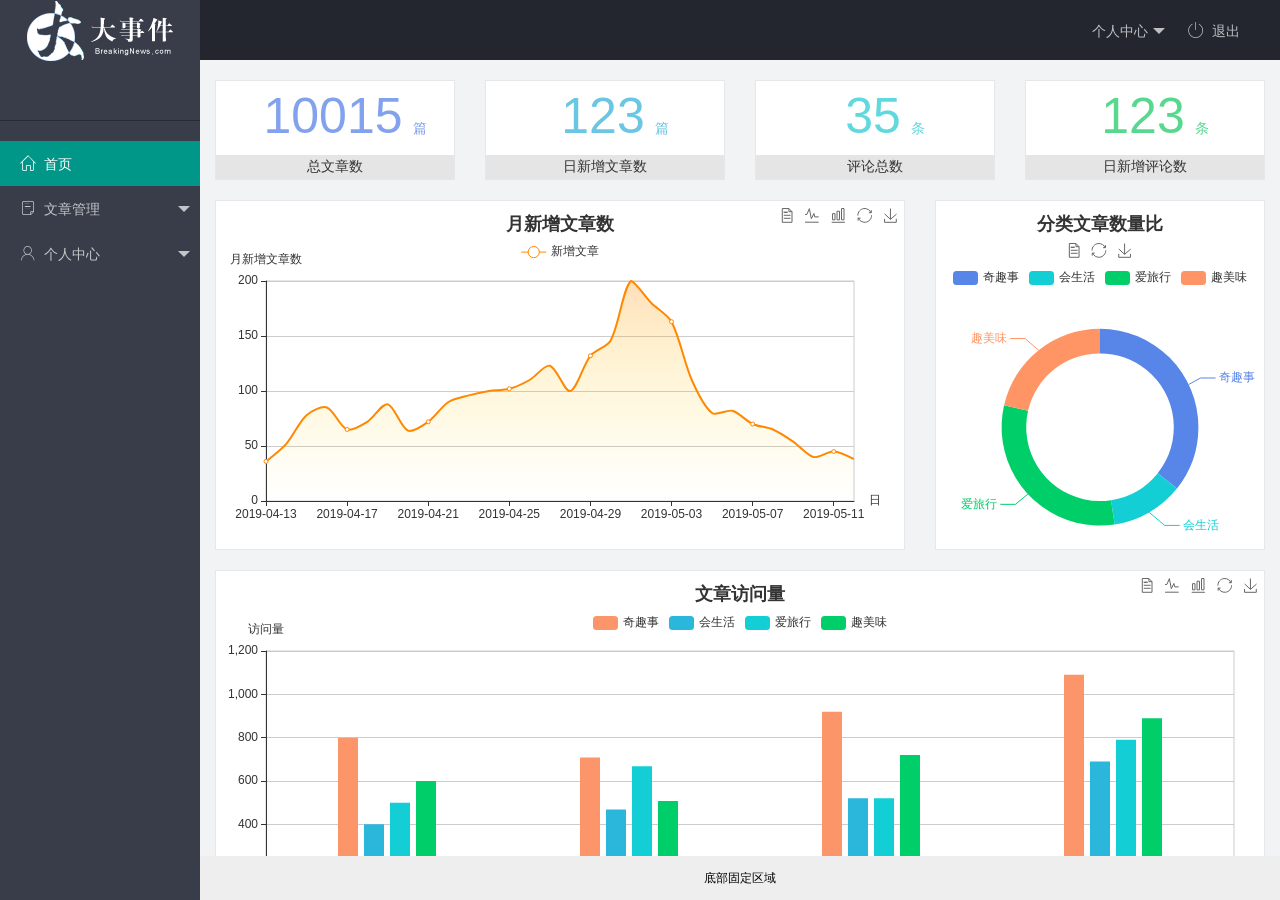
<file: index.html>
<!DOCTYPE html>
<html lang="en">

<head>
  <meta charset="UTF-8">
  <meta name="viewport" content="width=device-width, initial-scale=1.0">
  <title>后台主页</title>
  <link rel="stylesheet" href="/assets/lib/layui/css/layui.css">
  <link rel="stylesheet" href="/assets/fonts/iconfont.css">
  <link rel="stylesheet" href="/assets/css/index.css">
</head>

<body>
  <div class="layui-layout layui-layout-admin">
    <div class="layui-header">
      <div class="layui-logo layui-hide-xs layui-bg-black">
        <img src="/assets/images/logo.png" alt="">
      </div>
      <!-- 头部区域（可配合layui 已有的水平导航） -->
      <ul class="layui-nav layui-layout-right">
        <li class="layui-nav-item layui-hide layui-show-md-inline-block">
          <a href="javascript:;" class="userinfo">
            <img src="/assets/images/sample.jpg" class="layui-nav-img">
            <span class="user-avatar"></span>
            <span>个人中心</span>
          </a>
          <dl class="layui-nav-child">
            <dd><a href="">基本资料</a></dd>
            <dd><a href="">更换头像</a></dd>
            <dd><a href="">重置密码</a></dd>
          </dl>
        </li>
        <li class="layui-nav-item" lay-header-event="menuRight" lay-unselect>
          <a href="javascript:;" id="logoutBtn">
            <span class="iconfont icon-tuichu"></span>退出
          </a>
        </li>
      </ul>
    </div>

    <div class="layui-side layui-bg-black">

      <!-- 左侧导航区域（可配合layui已有的垂直导航） -->
      <div class="layui-side-scroll">
        <div class="userinfo">
          <img src="/assets/images/sample.jpg" class="layui-nav-img">
          <span class="user-avatar"></span>
          <span id="welcome"></span>
        </div>
        <ul class="layui-nav layui-nav-tree" lay-shrink="all">
          <li class="layui-nav-item layui-this"><a href="/home/dashboard.html" target="fm"><span
                class="iconfont icon-home"></span>首页</a></li>
          <li class="layui-nav-item">
            <a class="" href="javascript:;"><span class="iconfont icon-16"></span>文章管理</a>
            <dl class="layui-nav-child">
              <dd><a href="/article/art_cate.html" target="fm"><i class="layui-icon layui-icon-tabs"></i>文章类别</a></dd>
              <dd><a href="/article/art_list.html" target="fm"><i class="layui-icon layui-icon-list"></i>文章列表</a></dd>
              <dd><a href="/article/art_pub.html" target="fm"><i class="layui-icon layui-icon-release"></i>发布文章</a></dd>
            </dl>
          </li>
          <li class="layui-nav-item">
            <a href="javascript:;"><span class="iconfont icon-user"></span>个人中心</a>
            <dl class="layui-nav-child">
              <dd><a href="/user/user_info.html" target="fm"><i class="layui-icon layui-icon-util"></i>基本资料</a></dd>
              <dd><a href="/user/user_avatar.html" target="fm"><i class="layui-icon layui-icon-add-circle"></i>更换头像</a>
              </dd>
              <dd><a href="/user/user_pwd.html" target="fm"><i class="layui-icon layui-icon-password"></i>重置密码</a></dd>
            </dl>
          </li>
        </ul>
      </div>
    </div>

    <div class="layui-body">
      <!-- 内容主体区域 -->
      <iframe name="fm" src="/home/dashboard.html" frameborder="0"></iframe>
    </div>

    <div class="layui-footer">
      <!-- 底部固定区域 -->
      底部固定区域
    </div>
  </div>
  <script src="/assets/lib/layui/layui.all.js"></script>
  <script src="/assets/lib/jquery.js"></script>
  <script src="/assets/js/baseApi.js"></script>
  <script src="/assets/js/index.js"></script>
</body>

</html>
</file>
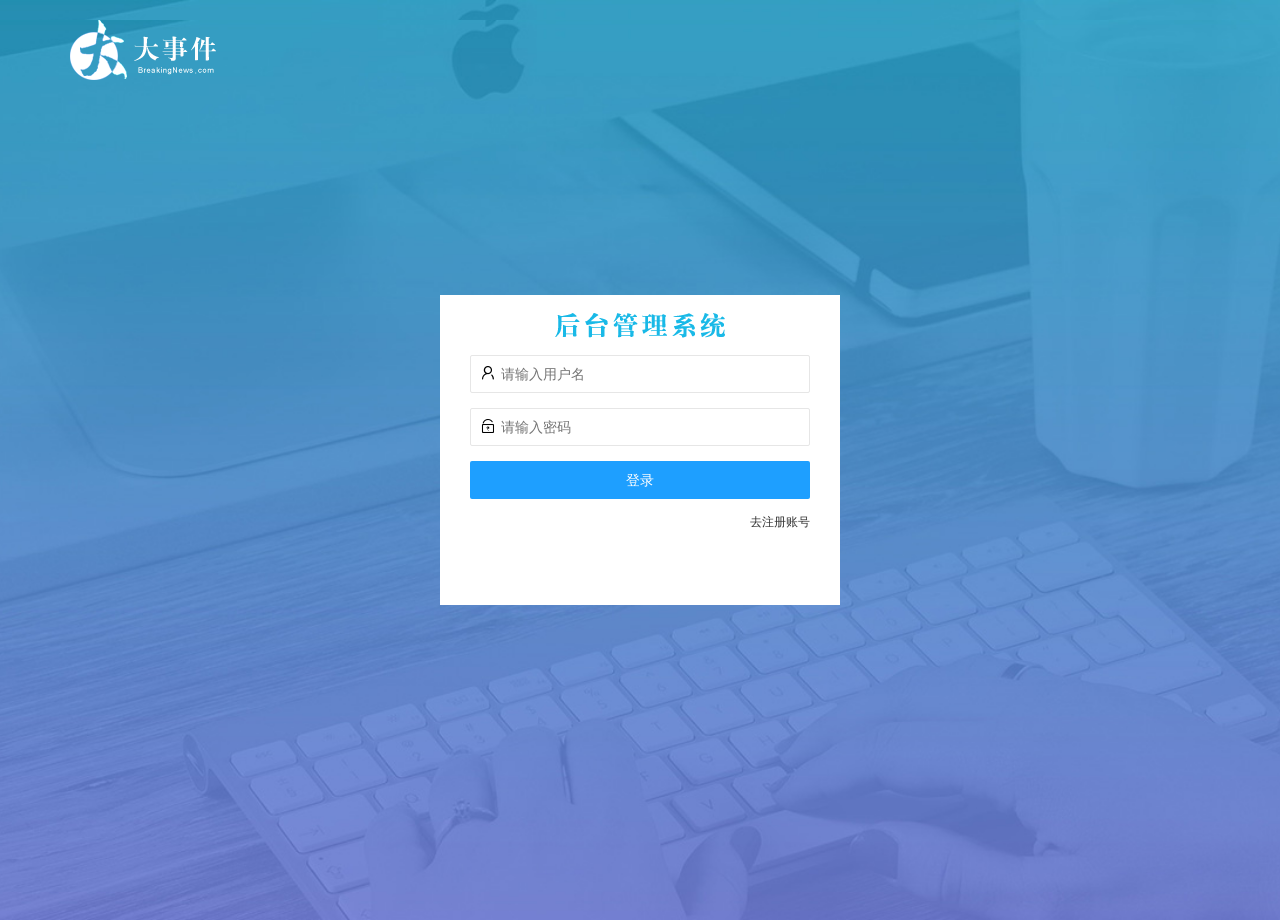
<file: login.html>
<!DOCTYPE html>
<html lang="en">

<head>
  <meta charset="UTF-8">
  <meta name="viewport" content="width=device-width, initial-scale=1.0">
  <title>大事件-登录/注册</title>
  <link rel="stylesheet" href="/assets/lib/layui/css/layui.css">
  <link rel="stylesheet" href="/assets/css/login.css">

</head>

<body>
  <!-- 顶部logo盒子 -->
  <div class="layui-main logo-box">
    <img src="/assets/images/logo.png" alt="">
  </div>
  <!-- 登录与注册盒子 -->
  <div class="login-reg-box">
    <div class="title-box"></div>
    <!-- 登录box -->
    <div class="login-box">
      <form class="layui-form">
        <div class="layui-form-item">
          <i class="layui-icon layui-icon-username"></i>
          <input type="text" name="username" required lay-verify="required" placeholder="请输入用户名" autocomplete="off"
            class="layui-input">
        </div>
        <div class="layui-form-item">
          <i class="layui-icon layui-icon-password"></i>
          <input type="password" name="password" required="" lay-verify="required|pwd" placeholder="请输入密码"
            autocomplete="off" class="layui-input">
        </div>
        <div class="layui-form-item">
          <button type="button" class="layui-btn layui-btn-fluid layui-btn-normal" lay-submit
            lay-filter="loginForm">登录</button>
        </div>
        <div class="layui-form-item links">
          <a href="javascript:;" id="reg">去注册账号</a>
        </div>
      </form>
    </div>
    <!-- 注册box -->
    <div class="reg-box">
      <form class="layui-form">
        <div class="layui-form-item">
          <i class="layui-icon layui-icon-username"></i>
          <input type="text" name="username" required lay-verify="required" placeholder="请输入用户名" autocomplete="off"
            class="layui-input">
        </div>
        <div class="layui-form-item">
          <i class="layui-icon layui-icon-password"></i>
          <input type="password" name="password" required="" lay-verify="required|pwd" placeholder="请输入密码"
            autocomplete="off" class="layui-input">
        </div>
        <div class="layui-form-item">
          <i class="layui-icon layui-icon-password"></i>
          <input type="password" name="repassword" required="" lay-verify="required|pwd|repwd" placeholder="请输入确认密码"
            autocomplete="off" class="layui-input">
        </div>
        <div class="layui-form-item">
          <button type="button" class="layui-btn layui-btn-fluid layui-btn-normal" lay-submit
            lay-filter="regForm">注册</button>
        </div>
        <div class="layui-form-item links">
          <a href="javascript:;" id="login">去登录</a>
        </div>
      </form>
    </div>
  </div>
  <script src="/assets/lib/layui/layui.all.js"></script>
  <script src="/assets/lib/jquery.js"></script>
  <script src="/assets/js/baseApi.js"></script>
  <script src="/assets/js/login.js"></script>
</body>

</html>
</file>
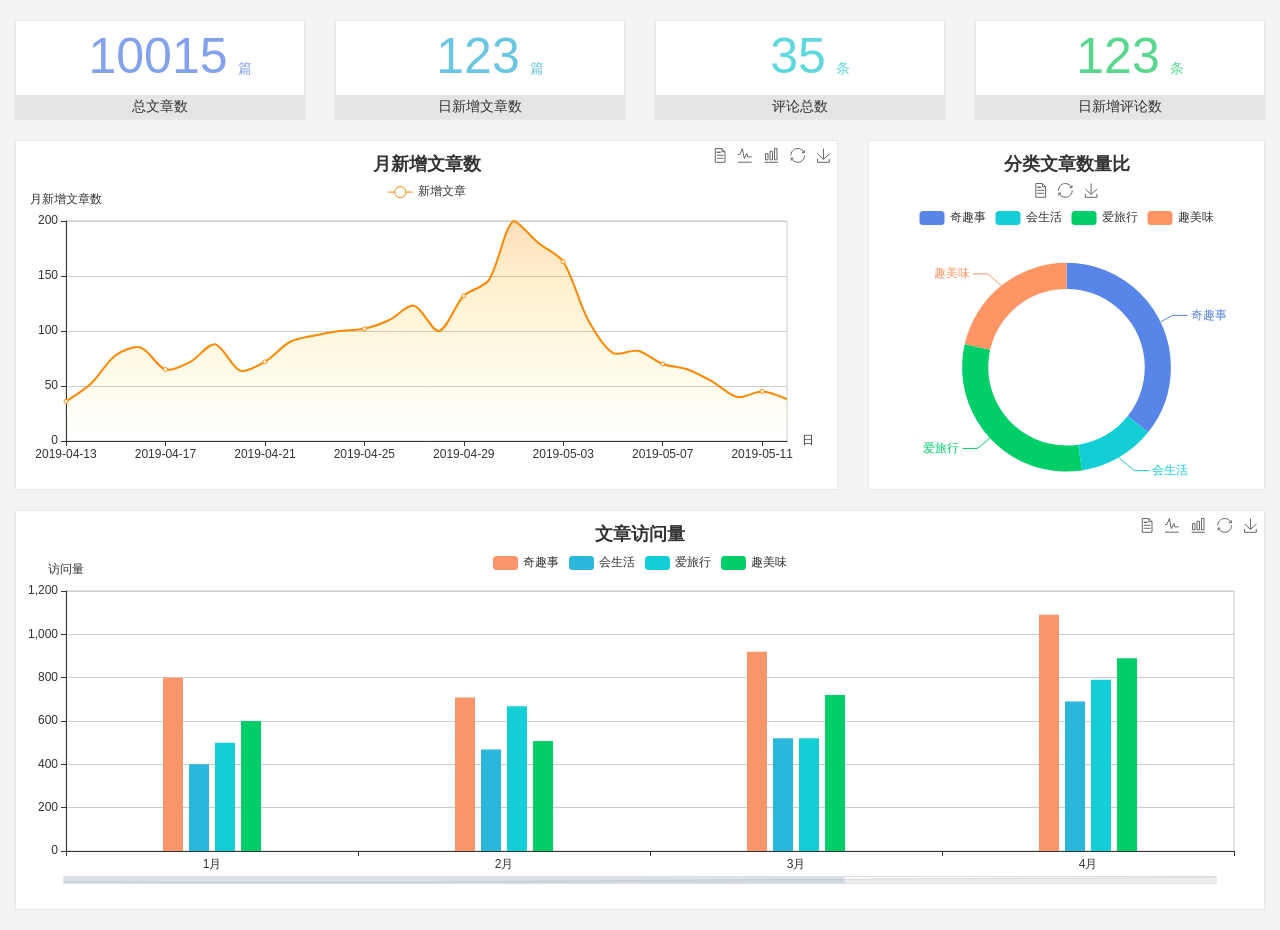
<file: home/dashboard.html>
<!DOCTYPE html>
<html lang="en">

<head>
  <meta charset="UTF-8">
  <meta name="viewport" content="width=device-width, initial-scale=1.0">
  <meta http-equiv="X-UA-Compatible" content="ie=edge">
  <title>图表统计</title>
  <link rel="stylesheet" href="../../assets/lib/bootstrap.css" />
  <link rel="stylesheet" href="../../assets/lib/main.css" />
  <script src="../../assets/lib/jquery.js"></script>
  <script type="text/javascript" src="../../assets/lib/echarts.min.js"></script>
</head>

<body>
  <div class="container-fluid">
    <div class="row spannel_list">
      <div class="col-sm-3 col-xs-6">
        <div class="spannel">
          <em>10015</em><span>篇</span>
          <b>总文章数</b>
        </div>
      </div>
      <div class="col-sm-3 col-xs-6">
        <div class="spannel scolor01">
          <em>123</em><span>篇</span>
          <b>日新增文章数</b>
        </div>
      </div>
      <div class="col-sm-3 col-xs-6">
        <div class="spannel scolor02">
          <em>35</em><span>条</span>
          <b>评论总数</b>
        </div>
      </div>
      <div class="col-sm-3 col-xs-6">
        <div class="spannel scolor03">
          <em>123</em><span>条</span>
          <b>日新增评论数</b>
        </div>
      </div>
    </div>
  </div>

  <div class="container-fluid">
    <div class="row curve-pie">
      <div class="col-lg-8 col-md-8">
        <div class="gragh_pannel" id="curve_show"></div>
      </div>
      <div class="col-lg-4 col-md-4">
        <div class="gragh_pannel" id="pie_show"></div>
      </div>
    </div>
  </div>

  <div class="container-fluid">
    <div class="column_pannel" id="column_show"></div>
  </div>

  <script>
    var oChart = echarts.init(document.getElementById('curve_show'));
    var aList_all = [
      { 'count': 36, 'date': '2019-04-13' },
      { 'count': 52, 'date': '2019-04-14' },
      { 'count': 78, 'date': '2019-04-15' },
      { 'count': 85, 'date': '2019-04-16' },
      { 'count': 65, 'date': '2019-04-17' },
      { 'count': 72, 'date': '2019-04-18' },
      { 'count': 88, 'date': '2019-04-19' },
      { 'count': 64, 'date': '2019-04-20' },
      { 'count': 72, 'date': '2019-04-21' },
      { 'count': 90, 'date': '2019-04-22' },
      { 'count': 96, 'date': '2019-04-23' },
      { 'count': 100, 'date': '2019-04-24' },
      { 'count': 102, 'date': '2019-04-25' },
      { 'count': 110, 'date': '2019-04-26' },
      { 'count': 123, 'date': '2019-04-27' },
      { 'count': 100, 'date': '2019-04-28' },
      { 'count': 132, 'date': '2019-04-29' },
      { 'count': 146, 'date': '2019-04-30' },
      { 'count': 200, 'date': '2019-05-01' },
      { 'count': 180, 'date': '2019-05-02' },
      { 'count': 163, 'date': '2019-05-03' },
      { 'count': 110, 'date': '2019-05-04' },
      { 'count': 80, 'date': '2019-05-05' },
      { 'count': 82, 'date': '2019-05-06' },
      { 'count': 70, 'date': '2019-05-07' },
      { 'count': 65, 'date': '2019-05-08' },
      { 'count': 54, 'date': '2019-05-09' },
      { 'count': 40, 'date': '2019-05-10' },
      { 'count': 45, 'date': '2019-05-11' },
      { 'count': 38, 'date': '2019-05-12' },
    ];

    let aCount = [];
    let aDate = [];

    for (var i = 0; i < aList_all.length; i++) {
      aCount.push(aList_all[i].count);
      aDate.push(aList_all[i].date);
    }

    var chartopt = {
      title: {
        text: '月新增文章数',
        left: 'center',
        top: '10'
      },
      tooltip: {
        trigger: 'axis'
      },
      legend: {
        data: ['新增文章'],
        top: '40'
      },
      toolbox: {
        show: true,
        feature: {
          mark: { show: true },
          dataView: { show: true, readOnly: false },
          magicType: { show: true, type: ['line', 'bar'] },
          restore: { show: true },
          saveAsImage: { show: true }
        }
      },
      calculable: true,
      xAxis: [
        {
          name: '日',
          type: 'category',
          boundaryGap: false,
          data: aDate
        }
      ],
      yAxis: [
        {
          name: '月新增文章数',
          type: 'value'
        }
      ],
      series: [
        {
          name: '新增文章',
          type: 'line',
          smooth: true,
          itemStyle: { normal: { areaStyle: { type: 'default' }, color: '#f80' }, lineStyle: { color: '#f80' } },
          data: aCount
        }],
      areaStyle: {
        normal: {
          color: new echarts.graphic.LinearGradient(0, 0, 0, 1, [{
            offset: 0,
            color: 'rgba(255,136,0,0.39)'
          }, {
            offset: .34,
            color: 'rgba(255,180,0,0.25)'
          }, {
            offset: 1,
            color: 'rgba(255,222,0,0.00)'
          }])

        }
      },
      grid: {
        show: true,
        x: 50,
        x2: 50,
        y: 80,
        height: 220
      }
    };

    oChart.setOption(chartopt);


    var oPie = echarts.init(document.getElementById('pie_show'));
    var oPieopt =
    {
      title: {
        top: 10,
        text: '分类文章数量比',
        x: 'center'
      },
      tooltip: {
        trigger: 'item',
        formatter: "{a} <br/>{b} : {c} ({d}%)"
      },
      color: ['#5885e8', '#13cfd5', '#00ce68', '#ff9565'],
      legend: {
        x: 'center',
        top: 65,
        data: ['奇趣事', '会生活', '爱旅行', '趣美味']
      },
      toolbox: {
        show: true,
        x: 'center',
        top: 35,
        feature: {
          mark: { show: true },
          dataView: { show: true, readOnly: false },
          magicType: {
            show: true,
            type: ['pie', 'funnel'],
            option: {
              funnel: {
                x: '25%',
                width: '50%',
                funnelAlign: 'left',
                max: 1548
              }
            }
          },
          restore: { show: true },
          saveAsImage: { show: true }
        }
      },
      calculable: true,
      series: [
        {
          name: '访问来源',
          type: 'pie',
          radius: ['45%', '60%'],
          center: ['50%', '65%'],
          data: [
            { value: 300, name: '奇趣事' },
            { value: 100, name: '会生活' },
            { value: 260, name: '爱旅行' },
            { value: 180, name: '趣美味' }
          ]
        }
      ]
    };
    oPie.setOption(oPieopt);



    var oColumn = this.echarts.init(document.getElementById('column_show'));
    var oColumnopt =
    {
      title: {
        text: '文章访问量',
        left: 'center',
        top: '10'
      },
      tooltip: {
        trigger: 'axis'
      },
      legend: {
        data: ['奇趣事', '会生活', '爱旅行', '趣美味'],
        top: '40'
      },
      toolbox: {
        show: true,
        feature: {
          mark: { show: true },
          dataView: { show: true, readOnly: false },
          magicType: { show: true, type: ['line', 'bar'] },
          restore: { show: true },
          saveAsImage: { show: true }
        }
      },
      calculable: true,
      xAxis: [
        {
          type: 'category',
          data: ['1月', '2月', '3月', '4月', '5月']
        }
      ],
      yAxis: [
        {
          name: '访问量',
          type: 'value'
        }
      ],
      series: [
        {
          name: '奇趣事',
          type: 'bar',
          barWidth: 20,
          itemStyle: {
            normal: { areaStyle: { type: 'default' }, color: '#fd956a' }
          },
          data: [800, 708, 920, 1090, 1200]
        },
        {
          name: '会生活',
          type: 'bar',
          barWidth: 20,
          itemStyle: {
            normal: { areaStyle: { type: 'default' }, color: '#2bb6db' }
          },
          data: [400, 468, 520, 690, 800]
        },
        {
          name: '爱旅行',
          type: 'bar',
          barWidth: 20,
          itemStyle: {
            normal: { areaStyle: { type: 'default' }, color: '#13cfd5' }
          },
          data: [500, 668, 520, 790, 900]
        },
        {
          name: '趣美味',
          type: 'bar',
          barWidth: 20,
          itemStyle: {
            normal: { areaStyle: { type: 'default' }, color: '#00ce68' }
          },
          data: [600, 508, 720, 890, 1000]
        }
      ],
      grid: {
        show: true,
        x: 50,
        x2: 30,
        y: 80,
        height: 260
      },
      dataZoom: [//给x轴设置滚动条
        {
          start: 0,//默认为0
          end: 100 - 1000 / 31,//默认为100
          type: 'slider',
          show: true,
          xAxisIndex: [0],
          handleSize: 0,//滑动条的 左右2个滑动条的大小
          height: 8,//组件高度
          left: 45, //左边的距离
          right: 50,//右边的距离
          bottom: 26,//右边的距离
          handleColor: '#ddd',//h滑动图标的颜色
          handleStyle: {
            borderColor: "#cacaca",
            borderWidth: "1",
            shadowBlur: 2,
            background: "#ddd",
            shadowColor: "#ddd",
          }
        }]
    };
    oColumn.setOption(oColumnopt);
  </script>
</body>

</html>
</file>
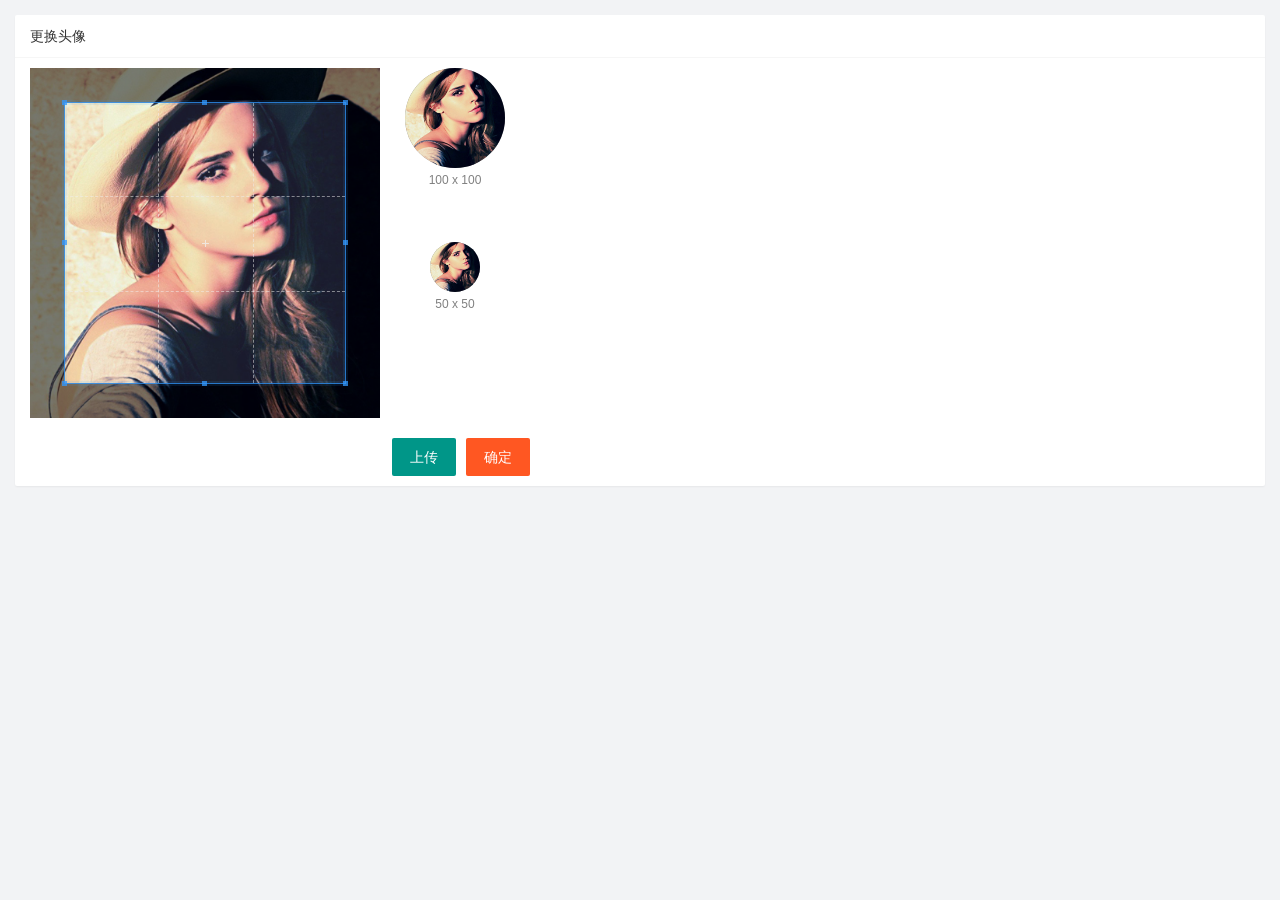
<file: user/user_avatar.html>
<!DOCTYPE html>
<html lang="en">

<head>
  <meta charset="UTF-8">
  <meta name="viewport" content="width=device-width, initial-scale=1.0">
  <title>用户-更换头像</title>
  <link rel="stylesheet" href="/assets/lib/layui/css/layui.css">
  <link rel="stylesheet" href="/assets/lib/cropper/cropper.css">
  <link rel="stylesheet" href="/assets/css/user/user_avatar.css">
</head>

<body>
  <div class="layui-card">
    <div class="layui-card-header">更换头像</div>
    <div class="layui-card-body">
      <!-- 第一行的图片裁剪和预览区域 -->
      <div class="row1">
        <!-- 图片裁剪区域 -->
        <div class="cropper-box">
          <!-- 这个 img 标签很重要，将来会把它初始化为裁剪区域 -->
          <img id="image" src="/assets/images/sample.jpg" />
        </div>
        <!-- 图片的预览区域 -->
        <div class="preview-box">
          <div>
            <!-- 宽高为 100px 的预览区域 -->
            <div class="img-preview w100"></div>
            <p class="size">100 x 100</p>
          </div>
          <div>
            <!-- 宽高为 50px 的预览区域 -->
            <div class="img-preview w50"></div>
            <p class="size">50 x 50</p>
          </div>
        </div>
      </div>

      <!-- 第二行的按钮区域 -->
      <div class="row2">
        <input type="file" id="file">
        <button type="button" class="layui-btn" id="uploadBtn">上传</button>
        <button type="button" class="layui-btn layui-btn-danger" id="btnConfirm">确定</button>
      </div>
    </div>
  </div>
  <script src="/assets/lib/layui/layui.all.js"></script>
  <script src="/assets/lib/jquery.js"></script>
  <script src="/assets/lib/cropper/Cropper.js"></script>
  <script src="/assets/lib/cropper/jquery-cropper.js"></script>
  <script src="/assets/js/baseApi.js"></script>
  <script src="/assets/js/user/user_avatar.js"></script>
</body>

</html>
</file>
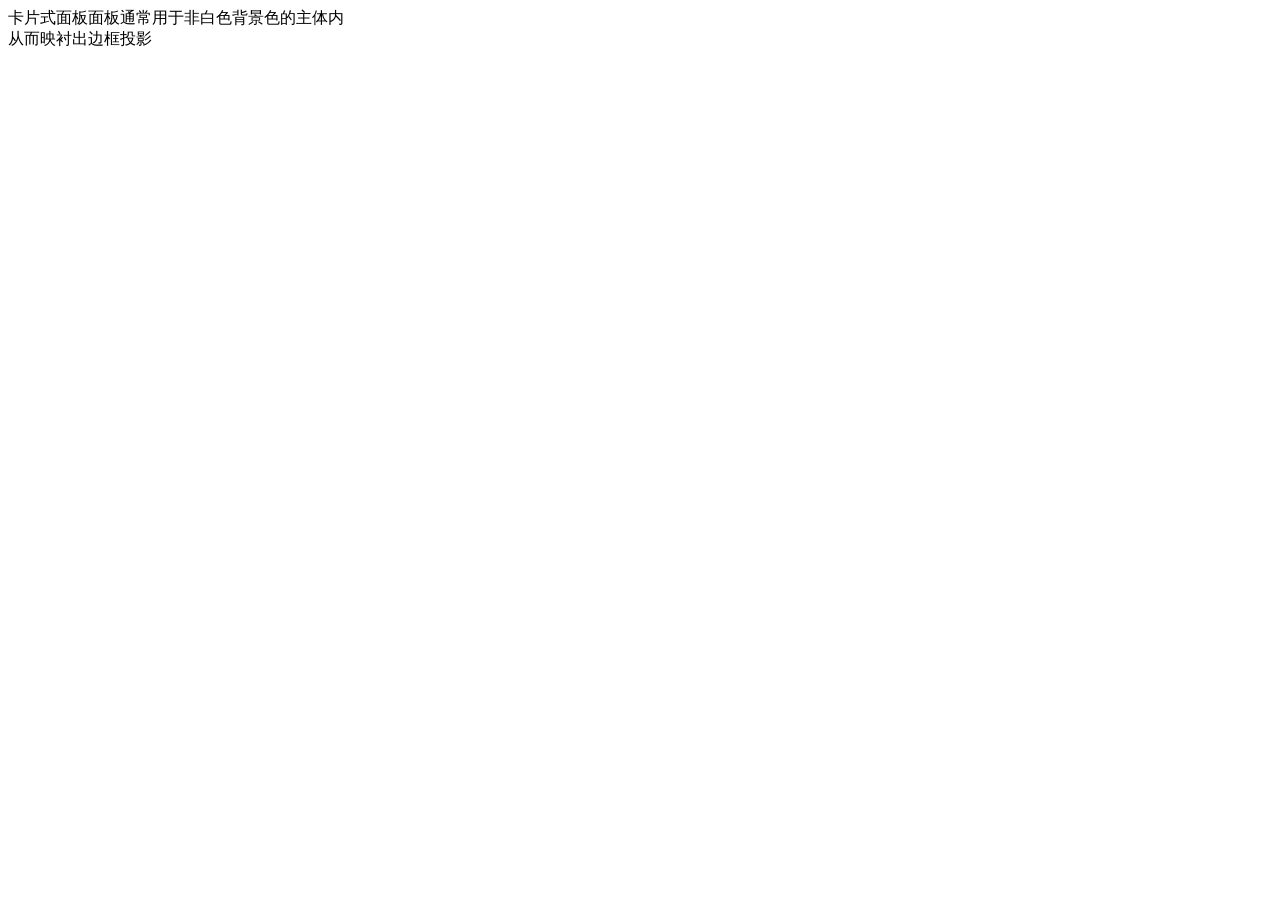
<file: user/user_info.html>
<!DOCTYPE html>
<html lang="en">

<head>
  <meta charset="UTF-8">
  <meta name="viewport" content="width=device-width, initial-scale=1.0">
  <title>用户-基本资料</title>
</head>

<body>
  <div class="layui-card">
    <div class="layui-card-header"></div>
    <div class="layui-card-body">
      卡片式面板面板通常用于非白色背景色的主体内<br>
      从而映衬出边框投影
    </div>
  </div>
</body>

</html>
</file>
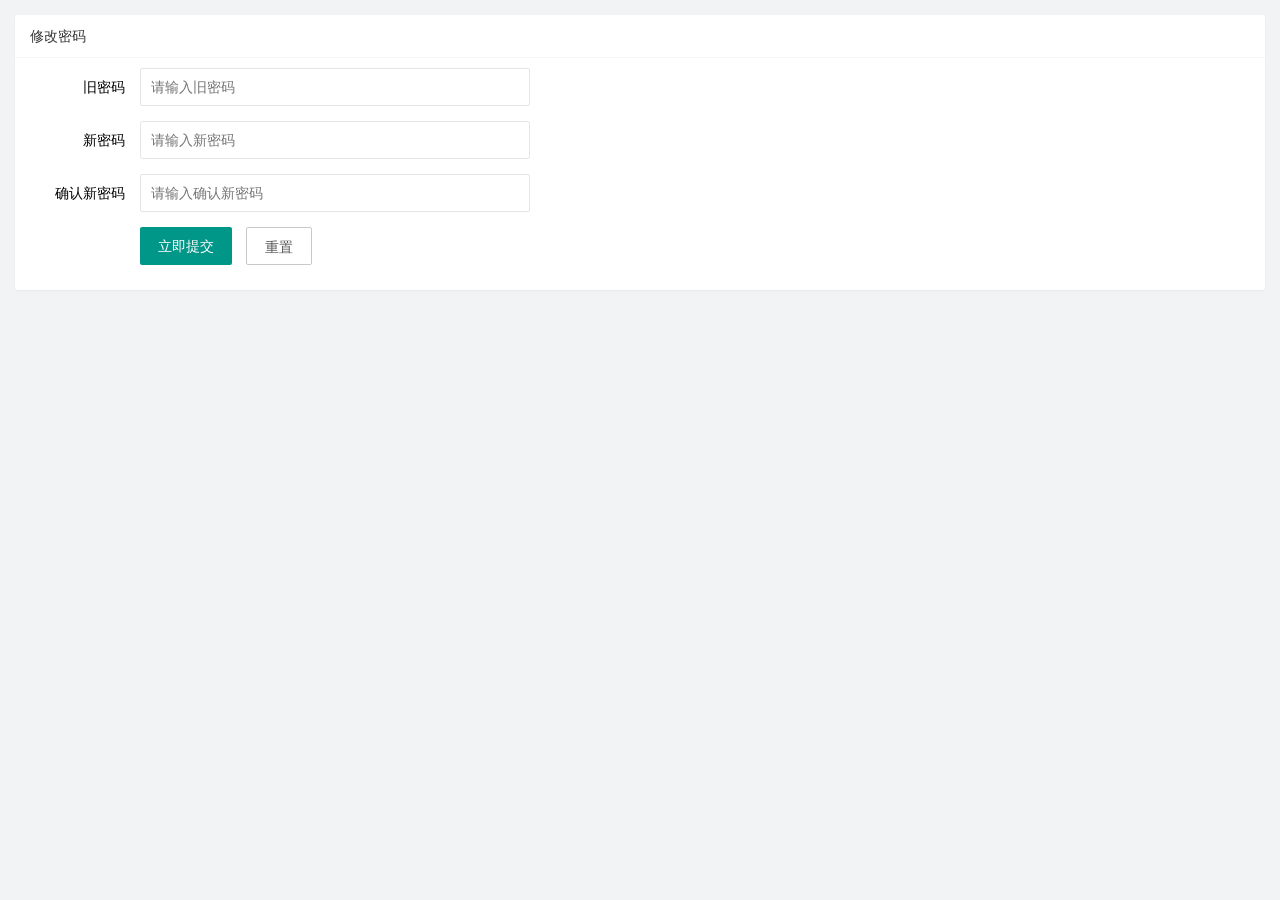
<file: user/user_pwd.html>
<!DOCTYPE html>
<html lang="en">

<head>
  <meta charset="UTF-8">
  <meta name="viewport" content="width=device-width, initial-scale=1.0">
  <title>用户-修改密码</title>
  <link rel="stylesheet" href="/assets/lib/layui/css/layui.css">
  <link rel="stylesheet" href="/assets/css/user/user_pwd.css">
</head>

<body>
  <div class="layui-card">
    <div class="layui-card-header">修改密码</div>
    <div class="layui-card-body">
      <form class="layui-form" lay-filter="updatePwd">
        <div class="layui-form-item">
          <label class="layui-form-label">旧密码</label>
          <div class="layui-input-block">
            <input type="password" name="old_pwd" required lay-verify="required|pass" placeholder="请输入旧密码"
              autocomplete="off" class="layui-input">
          </div>
        </div>
        <div class="layui-form-item">
          <label class="layui-form-label">新密码</label>
          <div class="layui-input-block">
            <input type="password" name="new_pwd" required lay-verify="required|pass|newPass" placeholder="请输入新密码"
              autocomplete="off" class="layui-input">
          </div>
        </div>
        <div class="layui-form-item">
          <label class="layui-form-label">确认新密码</label>
          <div class="layui-input-block">
            <input type="password" name="re_pwd" required lay-verify="required|pass|rePass" placeholder="请输入确认新密码"
              autocomplete="off" class="layui-input">
          </div>
        </div>
        <div class="layui-form-item">
          <div class="layui-input-block">
            <button class="layui-btn" lay-submit lay-filter="formDemo">立即提交</button>
            <button type="reset" class="layui-btn layui-btn-primary">重置</button>
          </div>
        </div>
      </form>
    </div>
  </div>
  <script src="/assets/lib/layui/layui.all.js"></script>
  <script src="/assets/lib/jquery.js"></script>
  <script src="/assets/js/baseApi.js"></script>
  <script src="/assets/js/user/user_pwd.js"></script>
</body>

</html>
</file>
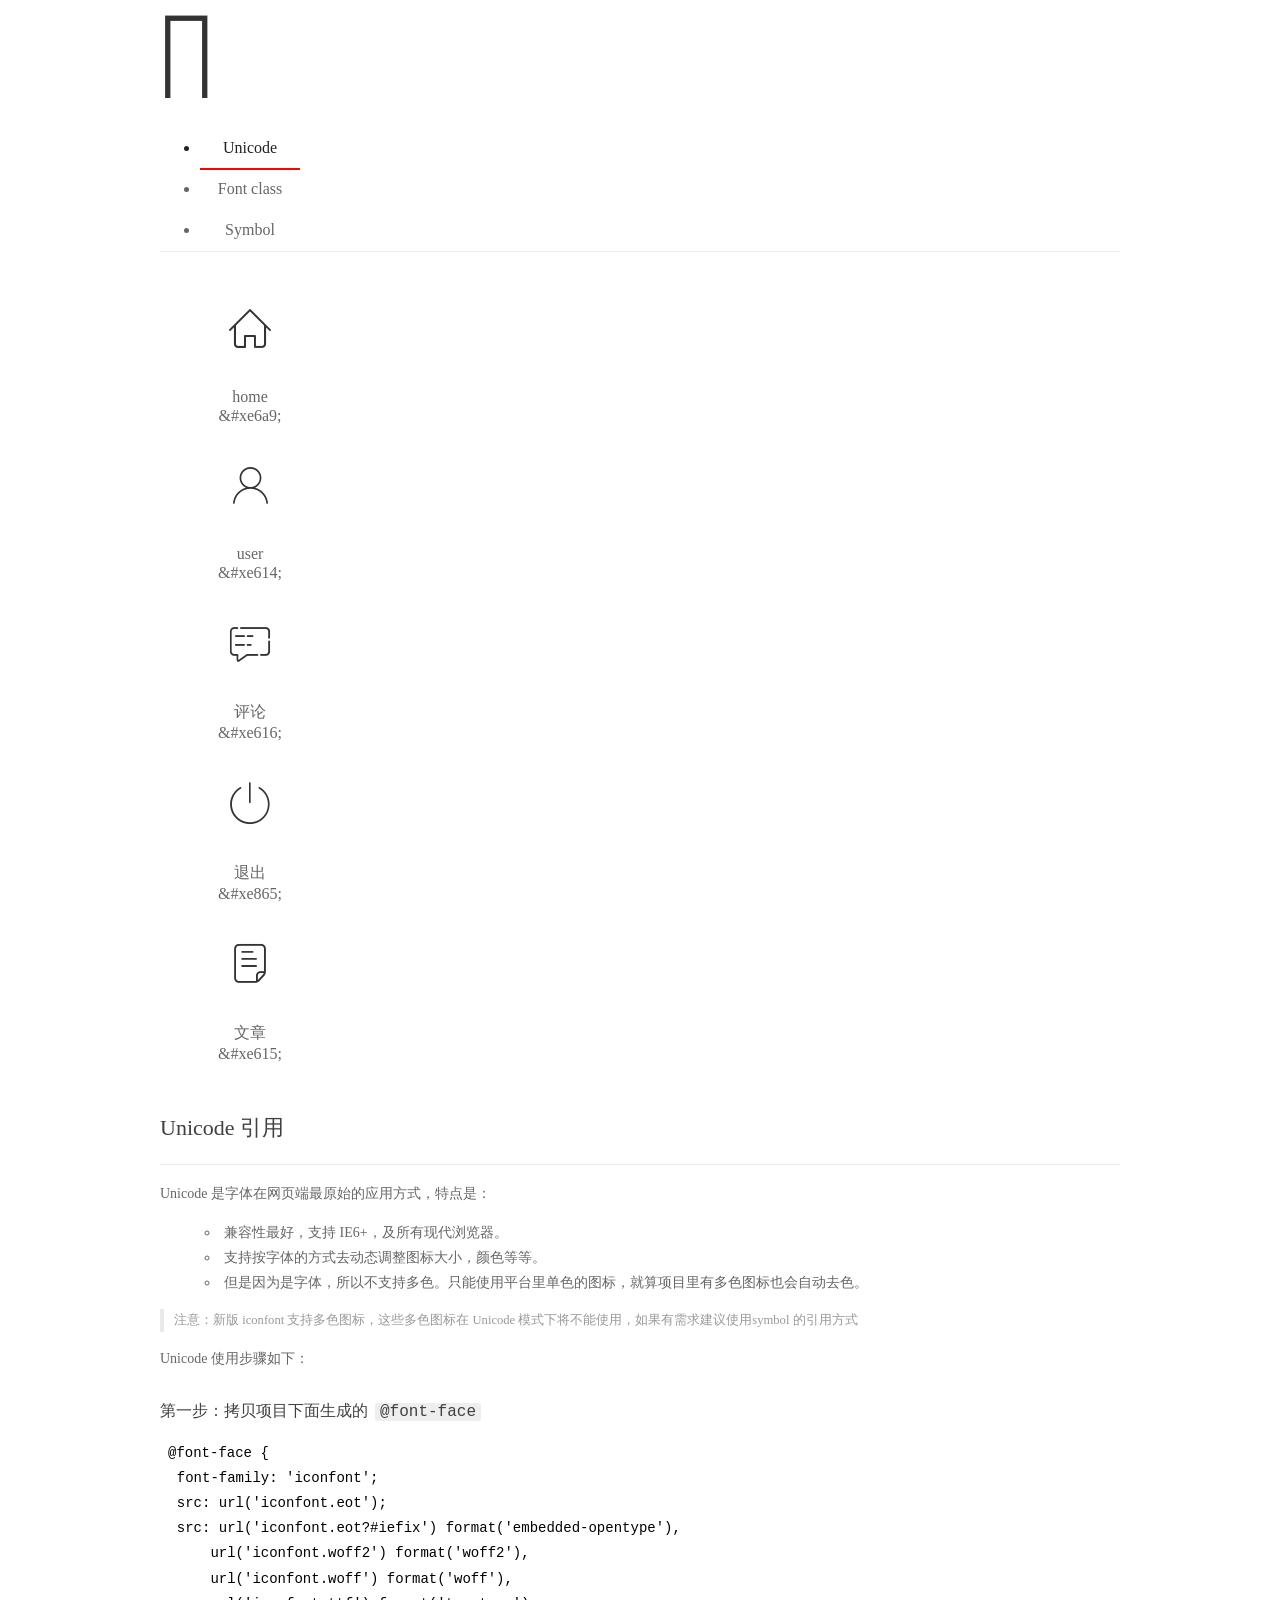
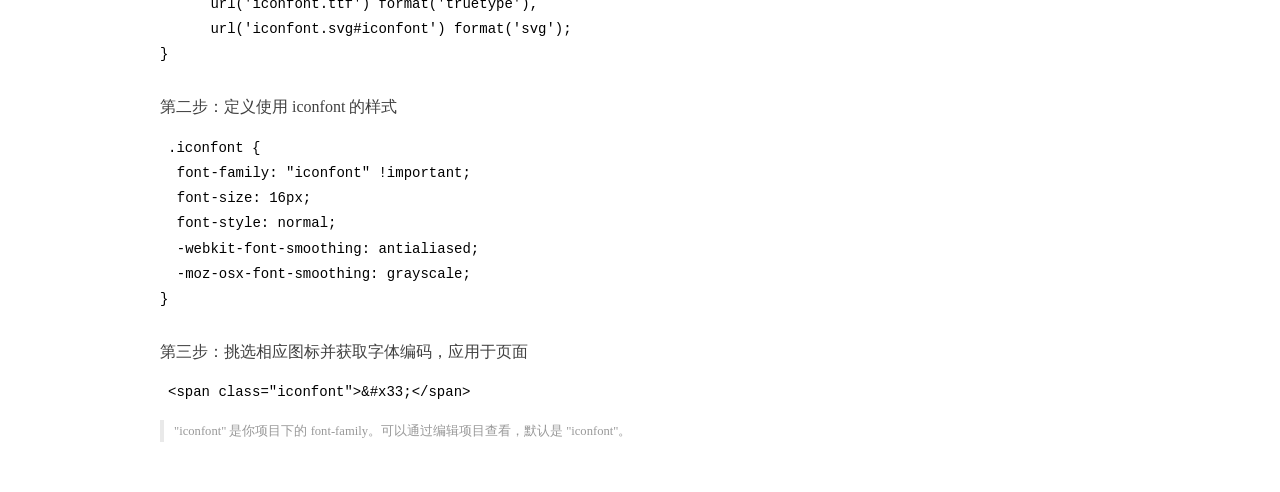
<file: assets/fonts/demo_index.html>
<!DOCTYPE html>
<html>
<head>
  <meta charset="utf-8"/>
  <title>IconFont Demo</title>
  <link rel="shortcut icon" href="https://gtms04.alicdn.com/tps/i4/TB1_oz6GVXXXXaFXpXXJDFnIXXX-64-64.ico" type="image/x-icon"/>
  <link rel="stylesheet" href="https://g.alicdn.com/thx/cube/1.3.2/cube.min.css">
  <link rel="stylesheet" href="demo.css">
  <link rel="stylesheet" href="iconfont.css">
  <script src="iconfont.js"></script>
  <!-- jQuery -->
  <script src="https://a1.alicdn.com/oss/uploads/2018/12/26/7bfddb60-08e8-11e9-9b04-53e73bb6408b.js"></script>
  <!-- 代码高亮 -->
  <script src="https://a1.alicdn.com/oss/uploads/2018/12/26/a3f714d0-08e6-11e9-8a15-ebf944d7534c.js"></script>
</head>
<body>
  <div class="main">
    <h1 class="logo"><a href="https://www.iconfont.cn/" title="iconfont 首页" target="_blank">&#xe86b;</a></h1>
    <div class="nav-tabs">
      <ul id="tabs" class="dib-box">
        <li class="dib active"><span>Unicode</span></li>
        <li class="dib"><span>Font class</span></li>
        <li class="dib"><span>Symbol</span></li>
      </ul>
      
    </div>
    <div class="tab-container">
      <div class="content unicode" style="display: block;">
          <ul class="icon_lists dib-box">
          
            <li class="dib">
              <span class="icon iconfont">&#xe6a9;</span>
                <div class="name">home</div>
                <div class="code-name">&amp;#xe6a9;</div>
              </li>
          
            <li class="dib">
              <span class="icon iconfont">&#xe614;</span>
                <div class="name">user</div>
                <div class="code-name">&amp;#xe614;</div>
              </li>
          
            <li class="dib">
              <span class="icon iconfont">&#xe616;</span>
                <div class="name">评论</div>
                <div class="code-name">&amp;#xe616;</div>
              </li>
          
            <li class="dib">
              <span class="icon iconfont">&#xe865;</span>
                <div class="name">退出</div>
                <div class="code-name">&amp;#xe865;</div>
              </li>
          
            <li class="dib">
              <span class="icon iconfont">&#xe615;</span>
                <div class="name">文章</div>
                <div class="code-name">&amp;#xe615;</div>
              </li>
          
          </ul>
          <div class="article markdown">
          <h2 id="unicode-">Unicode 引用</h2>
          <hr>

          <p>Unicode 是字体在网页端最原始的应用方式，特点是：</p>
          <ul>
            <li>兼容性最好，支持 IE6+，及所有现代浏览器。</li>
            <li>支持按字体的方式去动态调整图标大小，颜色等等。</li>
            <li>但是因为是字体，所以不支持多色。只能使用平台里单色的图标，就算项目里有多色图标也会自动去色。</li>
          </ul>
          <blockquote>
            <p>注意：新版 iconfont 支持多色图标，这些多色图标在 Unicode 模式下将不能使用，如果有需求建议使用symbol 的引用方式</p>
          </blockquote>
          <p>Unicode 使用步骤如下：</p>
          <h3 id="-font-face">第一步：拷贝项目下面生成的 <code>@font-face</code></h3>
<pre><code class="language-css"
>@font-face {
  font-family: 'iconfont';
  src: url('iconfont.eot');
  src: url('iconfont.eot?#iefix') format('embedded-opentype'),
      url('iconfont.woff2') format('woff2'),
      url('iconfont.woff') format('woff'),
      url('iconfont.ttf') format('truetype'),
      url('iconfont.svg#iconfont') format('svg');
}
</code></pre>
          <h3 id="-iconfont-">第二步：定义使用 iconfont 的样式</h3>
<pre><code class="language-css"
>.iconfont {
  font-family: "iconfont" !important;
  font-size: 16px;
  font-style: normal;
  -webkit-font-smoothing: antialiased;
  -moz-osx-font-smoothing: grayscale;
}
</code></pre>
          <h3 id="-">第三步：挑选相应图标并获取字体编码，应用于页面</h3>
<pre>
<code class="language-html"
>&lt;span class="iconfont"&gt;&amp;#x33;&lt;/span&gt;
</code></pre>
          <blockquote>
            <p>"iconfont" 是你项目下的 font-family。可以通过编辑项目查看，默认是 "iconfont"。</p>
          </blockquote>
          </div>
      </div>
      <div class="content font-class">
        <ul class="icon_lists dib-box">
          
          <li class="dib">
            <span class="icon iconfont icon-home"></span>
            <div class="name">
              home
            </div>
            <div class="code-name">.icon-home
            </div>
          </li>
          
          <li class="dib">
            <span class="icon iconfont icon-user"></span>
            <div class="name">
              user
            </div>
            <div class="code-name">.icon-user
            </div>
          </li>
          
          <li class="dib">
            <span class="icon iconfont icon-pinglun"></span>
            <div class="name">
              评论
            </div>
            <div class="code-name">.icon-pinglun
            </div>
          </li>
          
          <li class="dib">
            <span class="icon iconfont icon-tuichu"></span>
            <div class="name">
              退出
            </div>
            <div class="code-name">.icon-tuichu
            </div>
          </li>
          
          <li class="dib">
            <span class="icon iconfont icon-16"></span>
            <div class="name">
              文章
            </div>
            <div class="code-name">.icon-16
            </div>
          </li>
          
        </ul>
        <div class="article markdown">
        <h2 id="font-class-">font-class 引用</h2>
        <hr>

        <p>font-class 是 Unicode 使用方式的一种变种，主要是解决 Unicode 书写不直观，语意不明确的问题。</p>
        <p>与 Unicode 使用方式相比，具有如下特点：</p>
        <ul>
          <li>兼容性良好，支持 IE8+，及所有现代浏览器。</li>
          <li>相比于 Unicode 语意明确，书写更直观。可以很容易分辨这个 icon 是什么。</li>
          <li>因为使用 class 来定义图标，所以当要替换图标时，只需要修改 class 里面的 Unicode 引用。</li>
          <li>不过因为本质上还是使用的字体，所以多色图标还是不支持的。</li>
        </ul>
        <p>使用步骤如下：</p>
        <h3 id="-fontclass-">第一步：引入项目下面生成的 fontclass 代码：</h3>
<pre><code class="language-html">&lt;link rel="stylesheet" href="./iconfont.css"&gt;
</code></pre>
        <h3 id="-">第二步：挑选相应图标并获取类名，应用于页面：</h3>
<pre><code class="language-html">&lt;span class="iconfont icon-xxx"&gt;&lt;/span&gt;
</code></pre>
        <blockquote>
          <p>"
            iconfont" 是你项目下的 font-family。可以通过编辑项目查看，默认是 "iconfont"。</p>
        </blockquote>
      </div>
      </div>
      <div class="content symbol">
          <ul class="icon_lists dib-box">
          
            <li class="dib">
                <svg class="icon svg-icon" aria-hidden="true">
                  <use xlink:href="#icon-home"></use>
                </svg>
                <div class="name">home</div>
                <div class="code-name">#icon-home</div>
            </li>
          
            <li class="dib">
                <svg class="icon svg-icon" aria-hidden="true">
                  <use xlink:href="#icon-user"></use>
                </svg>
                <div class="name">user</div>
                <div class="code-name">#icon-user</div>
            </li>
          
            <li class="dib">
                <svg class="icon svg-icon" aria-hidden="true">
                  <use xlink:href="#icon-pinglun"></use>
                </svg>
                <div class="name">评论</div>
                <div class="code-name">#icon-pinglun</div>
            </li>
          
            <li class="dib">
                <svg class="icon svg-icon" aria-hidden="true">
                  <use xlink:href="#icon-tuichu"></use>
                </svg>
                <div class="name">退出</div>
                <div class="code-name">#icon-tuichu</div>
            </li>
          
            <li class="dib">
                <svg class="icon svg-icon" aria-hidden="true">
                  <use xlink:href="#icon-16"></use>
                </svg>
                <div class="name">文章</div>
                <div class="code-name">#icon-16</div>
            </li>
          
          </ul>
          <div class="article markdown">
          <h2 id="symbol-">Symbol 引用</h2>
          <hr>

          <p>这是一种全新的使用方式，应该说这才是未来的主流，也是平台目前推荐的用法。相关介绍可以参考这篇<a href="">文章</a>
            这种用法其实是做了一个 SVG 的集合，与另外两种相比具有如下特点：</p>
          <ul>
            <li>支持多色图标了，不再受单色限制。</li>
            <li>通过一些技巧，支持像字体那样，通过 <code>font-size</code>, <code>color</code> 来调整样式。</li>
            <li>兼容性较差，支持 IE9+，及现代浏览器。</li>
            <li>浏览器渲染 SVG 的性能一般，还不如 png。</li>
          </ul>
          <p>使用步骤如下：</p>
          <h3 id="-symbol-">第一步：引入项目下面生成的 symbol 代码：</h3>
<pre><code class="language-html">&lt;script src="./iconfont.js"&gt;&lt;/script&gt;
</code></pre>
          <h3 id="-css-">第二步：加入通用 CSS 代码（引入一次就行）：</h3>
<pre><code class="language-html">&lt;style&gt;
.icon {
  width: 1em;
  height: 1em;
  vertical-align: -0.15em;
  fill: currentColor;
  overflow: hidden;
}
&lt;/style&gt;
</code></pre>
          <h3 id="-">第三步：挑选相应图标并获取类名，应用于页面：</h3>
<pre><code class="language-html">&lt;svg class="icon" aria-hidden="true"&gt;
  &lt;use xlink:href="#icon-xxx"&gt;&lt;/use&gt;
&lt;/svg&gt;
</code></pre>
          </div>
      </div>

    </div>
  </div>
  <script>
  $(document).ready(function () {
      $('.tab-container .content:first').show()

      $('#tabs li').click(function (e) {
        var tabContent = $('.tab-container .content')
        var index = $(this).index()

        if ($(this).hasClass('active')) {
          return
        } else {
          $('#tabs li').removeClass('active')
          $(this).addClass('active')

          tabContent.hide().eq(index).fadeIn()
        }
      })
    })
  </script>
</body>
</html>
</file>
<file: assets/lib/layui/css/layui.css>
/** layui-v2.5.5 MIT License By https://www.layui.com */
 .layui-inline,img{display:inline-block;vertical-align:middle}h1,h2,h3,h4,h5,h6{font-weight:400}.layui-edge,.layui-header,.layui-inline,.layui-main{position:relative}.layui-body,.layui-edge,.layui-elip{overflow:hidden}.layui-btn,.layui-edge,.layui-inline,img{vertical-align:middle}.layui-btn,.layui-disabled,.layui-icon,.layui-unselect{-moz-user-select:none;-webkit-user-select:none;-ms-user-select:none}.layui-elip,.layui-form-checkbox span,.layui-form-pane .layui-form-label{text-overflow:ellipsis;white-space:nowrap}.layui-breadcrumb,.layui-tree-btnGroup{visibility:hidden}blockquote,body,button,dd,div,dl,dt,form,h1,h2,h3,h4,h5,h6,input,li,ol,p,pre,td,textarea,th,ul{margin:0;padding:0;-webkit-tap-highlight-color:rgba(0,0,0,0)}a:active,a:hover{outline:0}img{border:none}li{list-style:none}table{border-collapse:collapse;border-spacing:0}h4,h5,h6{font-size:100%}button,input,optgroup,option,select,textarea{font-family:inherit;font-size:inherit;font-style:inherit;font-weight:inherit;outline:0}pre{white-space:pre-wrap;white-space:-moz-pre-wrap;white-space:-pre-wrap;white-space:-o-pre-wrap;word-wrap:break-word}body{line-height:24px;font:14px Helvetica Neue,Helvetica,PingFang SC,Tahoma,Arial,sans-serif}hr{height:1px;margin:10px 0;border:0;clear:both}a{color:#333;text-decoration:none}a:hover{color:#777}a cite{font-style:normal;*cursor:pointer}.layui-border-box,.layui-border-box *{box-sizing:border-box}.layui-box,.layui-box *{box-sizing:content-box}.layui-clear{clear:both;*zoom:1}.layui-clear:after{content:'\20';clear:both;*zoom:1;display:block;height:0}.layui-inline{*display:inline;*zoom:1}.layui-edge{display:inline-block;width:0;height:0;border-width:6px;border-style:dashed;border-color:transparent}.layui-edge-top{top:-4px;border-bottom-color:#999;border-bottom-style:solid}.layui-edge-right{border-left-color:#999;border-left-style:solid}.layui-edge-bottom{top:2px;border-top-color:#999;border-top-style:solid}.layui-edge-left{border-right-color:#999;border-right-style:solid}.layui-disabled,.layui-disabled:hover{color:#d2d2d2!important;cursor:not-allowed!important}.layui-circle{border-radius:100%}.layui-show{display:block!important}.layui-hide{display:none!important}@font-face{font-family:layui-icon;src:url(../font/iconfont.eot?v=250);src:url(../font/iconfont.eot?v=250#iefix) format('embedded-opentype'),url(../font/iconfont.woff2?v=250) format('woff2'),url(../font/iconfont.woff?v=250) format('woff'),url(../font/iconfont.ttf?v=250) format('truetype'),url(../font/iconfont.svg?v=250#layui-icon) format('svg')}.layui-icon{font-family:layui-icon!important;font-size:16px;font-style:normal;-webkit-font-smoothing:antialiased;-moz-osx-font-smoothing:grayscale}.layui-icon-reply-fill:before{content:"\e611"}.layui-icon-set-fill:before{content:"\e614"}.layui-icon-menu-fill:before{content:"\e60f"}.layui-icon-search:before{content:"\e615"}.layui-icon-share:before{content:"\e641"}.layui-icon-set-sm:before{content:"\e620"}.layui-icon-engine:before{content:"\e628"}.layui-icon-close:before{content:"\1006"}.layui-icon-close-fill:before{content:"\1007"}.layui-icon-chart-screen:before{content:"\e629"}.layui-icon-star:before{content:"\e600"}.layui-icon-circle-dot:before{content:"\e617"}.layui-icon-chat:before{content:"\e606"}.layui-icon-release:before{content:"\e609"}.layui-icon-list:before{content:"\e60a"}.layui-icon-chart:before{content:"\e62c"}.layui-icon-ok-circle:before{content:"\1005"}.layui-icon-layim-theme:before{content:"\e61b"}.layui-icon-table:before{content:"\e62d"}.layui-icon-right:before{content:"\e602"}.layui-icon-left:before{content:"\e603"}.layui-icon-cart-simple:before{content:"\e698"}.layui-icon-face-cry:before{content:"\e69c"}.layui-icon-face-smile:before{content:"\e6af"}.layui-icon-survey:before{content:"\e6b2"}.layui-icon-tree:before{content:"\e62e"}.layui-icon-upload-circle:before{content:"\e62f"}.layui-icon-add-circle:before{content:"\e61f"}.layui-icon-download-circle:before{content:"\e601"}.layui-icon-templeate-1:before{content:"\e630"}.layui-icon-util:before{content:"\e631"}.layui-icon-face-surprised:before{content:"\e664"}.layui-icon-edit:before{content:"\e642"}.layui-icon-speaker:before{content:"\e645"}.layui-icon-down:before{content:"\e61a"}.layui-icon-file:before{content:"\e621"}.layui-icon-layouts:before{content:"\e632"}.layui-icon-rate-half:before{content:"\e6c9"}.layui-icon-add-circle-fine:before{content:"\e608"}.layui-icon-prev-circle:before{content:"\e633"}.layui-icon-read:before{content:"\e705"}.layui-icon-404:before{content:"\e61c"}.layui-icon-carousel:before{content:"\e634"}.layui-icon-help:before{content:"\e607"}.layui-icon-code-circle:before{content:"\e635"}.layui-icon-water:before{content:"\e636"}.layui-icon-username:before{content:"\e66f"}.layui-icon-find-fill:before{content:"\e670"}.layui-icon-about:before{content:"\e60b"}.layui-icon-location:before{content:"\e715"}.layui-icon-up:before{content:"\e619"}.layui-icon-pause:before{content:"\e651"}.layui-icon-date:before{content:"\e637"}.layui-icon-layim-uploadfile:before{content:"\e61d"}.layui-icon-delete:before{content:"\e640"}.layui-icon-play:before{content:"\e652"}.layui-icon-top:before{content:"\e604"}.layui-icon-friends:before{content:"\e612"}.layui-icon-refresh-3:before{content:"\e9aa"}.layui-icon-ok:before{content:"\e605"}.layui-icon-layer:before{content:"\e638"}.layui-icon-face-smile-fine:before{content:"\e60c"}.layui-icon-dollar:before{content:"\e659"}.layui-icon-group:before{content:"\e613"}.layui-icon-layim-download:before{content:"\e61e"}.layui-icon-picture-fine:before{content:"\e60d"}.layui-icon-link:before{content:"\e64c"}.layui-icon-diamond:before{content:"\e735"}.layui-icon-log:before{content:"\e60e"}.layui-icon-rate-solid:before{content:"\e67a"}.layui-icon-fonts-del:before{content:"\e64f"}.layui-icon-unlink:before{content:"\e64d"}.layui-icon-fonts-clear:before{content:"\e639"}.layui-icon-triangle-r:before{content:"\e623"}.layui-icon-circle:before{content:"\e63f"}.layui-icon-radio:before{content:"\e643"}.layui-icon-align-center:before{content:"\e647"}.layui-icon-align-right:before{content:"\e648"}.layui-icon-align-left:before{content:"\e649"}.layui-icon-loading-1:before{content:"\e63e"}.layui-icon-return:before{content:"\e65c"}.layui-icon-fonts-strong:before{content:"\e62b"}.layui-icon-upload:before{content:"\e67c"}.layui-icon-dialogue:before{content:"\e63a"}.layui-icon-video:before{content:"\e6ed"}.layui-icon-headset:before{content:"\e6fc"}.layui-icon-cellphone-fine:before{content:"\e63b"}.layui-icon-add-1:before{content:"\e654"}.layui-icon-face-smile-b:before{content:"\e650"}.layui-icon-fonts-html:before{content:"\e64b"}.layui-icon-form:before{content:"\e63c"}.layui-icon-cart:before{content:"\e657"}.layui-icon-camera-fill:before{content:"\e65d"}.layui-icon-tabs:before{content:"\e62a"}.layui-icon-fonts-code:before{content:"\e64e"}.layui-icon-fire:before{content:"\e756"}.layui-icon-set:before{content:"\e716"}.layui-icon-fonts-u:before{content:"\e646"}.layui-icon-triangle-d:before{content:"\e625"}.layui-icon-tips:before{content:"\e702"}.layui-icon-picture:before{content:"\e64a"}.layui-icon-more-vertical:before{content:"\e671"}.layui-icon-flag:before{content:"\e66c"}.layui-icon-loading:before{content:"\e63d"}.layui-icon-fonts-i:before{content:"\e644"}.layui-icon-refresh-1:before{content:"\e666"}.layui-icon-rmb:before{content:"\e65e"}.layui-icon-home:before{content:"\e68e"}.layui-icon-user:before{content:"\e770"}.layui-icon-notice:before{content:"\e667"}.layui-icon-login-weibo:before{content:"\e675"}.layui-icon-voice:before{content:"\e688"}.layui-icon-upload-drag:before{content:"\e681"}.layui-icon-login-qq:before{content:"\e676"}.layui-icon-snowflake:before{content:"\e6b1"}.layui-icon-file-b:before{content:"\e655"}.layui-icon-template:before{content:"\e663"}.layui-icon-auz:before{content:"\e672"}.layui-icon-console:before{content:"\e665"}.layui-icon-app:before{content:"\e653"}.layui-icon-prev:before{content:"\e65a"}.layui-icon-website:before{content:"\e7ae"}.layui-icon-next:before{content:"\e65b"}.layui-icon-component:before{content:"\e857"}.layui-icon-more:before{content:"\e65f"}.layui-icon-login-wechat:before{content:"\e677"}.layui-icon-shrink-right:before{content:"\e668"}.layui-icon-spread-left:before{content:"\e66b"}.layui-icon-camera:before{content:"\e660"}.layui-icon-note:before{content:"\e66e"}.layui-icon-refresh:before{content:"\e669"}.layui-icon-female:before{content:"\e661"}.layui-icon-male:before{content:"\e662"}.layui-icon-password:before{content:"\e673"}.layui-icon-senior:before{content:"\e674"}.layui-icon-theme:before{content:"\e66a"}.layui-icon-tread:before{content:"\e6c5"}.layui-icon-praise:before{content:"\e6c6"}.layui-icon-star-fill:before{content:"\e658"}.layui-icon-rate:before{content:"\e67b"}.layui-icon-template-1:before{content:"\e656"}.layui-icon-vercode:before{content:"\e679"}.layui-icon-cellphone:before{content:"\e678"}.layui-icon-screen-full:before{content:"\e622"}.layui-icon-screen-restore:before{content:"\e758"}.layui-icon-cols:before{content:"\e610"}.layui-icon-export:before{content:"\e67d"}.layui-icon-print:before{content:"\e66d"}.layui-icon-slider:before{content:"\e714"}.layui-icon-addition:before{content:"\e624"}.layui-icon-subtraction:before{content:"\e67e"}.layui-icon-service:before{content:"\e626"}.layui-icon-transfer:before{content:"\e691"}.layui-main{width:1140px;margin:0 auto}.layui-header{z-index:1000;height:60px}.layui-header a:hover{transition:all .5s;-webkit-transition:all .5s}.layui-side{position:fixed;left:0;top:0;bottom:0;z-index:999;width:200px;overflow-x:hidden}.layui-side-scroll{position:relative;width:220px;height:100%;overflow-x:hidden}.layui-body{position:absolute;left:200px;right:0;top:0;bottom:0;z-index:998;width:auto;overflow-y:auto;box-sizing:border-box}.layui-layout-body{overflow:hidden}.layui-layout-admin .layui-header{background-color:#23262E}.layui-layout-admin .layui-side{top:60px;width:200px;overflow-x:hidden}.layui-layout-admin .layui-body{position:fixed;top:60px;bottom:44px}.layui-layout-admin .layui-main{width:auto;margin:0 15px}.layui-layout-admin .layui-footer{position:fixed;left:200px;right:0;bottom:0;height:44px;line-height:44px;padding:0 15px;background-color:#eee}.layui-layout-admin .layui-logo{position:absolute;left:0;top:0;width:200px;height:100%;line-height:60px;text-align:center;color:#009688;font-size:16px}.layui-layout-admin .layui-header .layui-nav{background:0 0}.layui-layout-left{position:absolute!important;left:200px;top:0}.layui-layout-right{position:absolute!important;right:0;top:0}.layui-container{position:relative;margin:0 auto;padding:0 15px;box-sizing:border-box}.layui-fluid{position:relative;margin:0 auto;padding:0 15px}.layui-row:after,.layui-row:before{content:'';display:block;clear:both}.layui-col-lg1,.layui-col-lg10,.layui-col-lg11,.layui-col-lg12,.layui-col-lg2,.layui-col-lg3,.layui-col-lg4,.layui-col-lg5,.layui-col-lg6,.layui-col-lg7,.layui-col-lg8,.layui-col-lg9,.layui-col-md1,.layui-col-md10,.layui-col-md11,.layui-col-md12,.layui-col-md2,.layui-col-md3,.layui-col-md4,.layui-col-md5,.layui-col-md6,.layui-col-md7,.layui-col-md8,.layui-col-md9,.layui-col-sm1,.layui-col-sm10,.layui-col-sm11,.layui-col-sm12,.layui-col-sm2,.layui-col-sm3,.layui-col-sm4,.layui-col-sm5,.layui-col-sm6,.layui-col-sm7,.layui-col-sm8,.layui-col-sm9,.layui-col-xs1,.layui-col-xs10,.layui-col-xs11,.layui-col-xs12,.layui-col-xs2,.layui-col-xs3,.layui-col-xs4,.layui-col-xs5,.layui-col-xs6,.layui-col-xs7,.layui-col-xs8,.layui-col-xs9{position:relative;display:block;box-sizing:border-box}.layui-col-xs1,.layui-col-xs10,.layui-col-xs11,.layui-col-xs12,.layui-col-xs2,.layui-col-xs3,.layui-col-xs4,.layui-col-xs5,.layui-col-xs6,.layui-col-xs7,.layui-col-xs8,.layui-col-xs9{float:left}.layui-col-xs1{width:8.33333333%}.layui-col-xs2{width:16.66666667%}.layui-col-xs3{width:25%}.layui-col-xs4{width:33.33333333%}.layui-col-xs5{width:41.66666667%}.layui-col-xs6{width:50%}.layui-col-xs7{width:58.33333333%}.layui-col-xs8{width:66.66666667%}.layui-col-xs9{width:75%}.layui-col-xs10{width:83.33333333%}.layui-col-xs11{width:91.66666667%}.layui-col-xs12{width:100%}.layui-col-xs-offset1{margin-left:8.33333333%}.layui-col-xs-offset2{margin-left:16.66666667%}.layui-col-xs-offset3{margin-left:25%}.layui-col-xs-offset4{margin-left:33.33333333%}.layui-col-xs-offset5{margin-left:41.66666667%}.layui-col-xs-offset6{margin-left:50%}.layui-col-xs-offset7{margin-left:58.33333333%}.layui-col-xs-offset8{margin-left:66.66666667%}.layui-col-xs-offset9{margin-left:75%}.layui-col-xs-offset10{margin-left:83.33333333%}.layui-col-xs-offset11{margin-left:91.66666667%}.layui-col-xs-offset12{margin-left:100%}@media screen and (max-width:768px){.layui-hide-xs{display:none!important}.layui-show-xs-block{display:block!important}.layui-show-xs-inline{display:inline!important}.layui-show-xs-inline-block{display:inline-block!important}}@media screen and (min-width:768px){.layui-container{width:750px}.layui-hide-sm{display:none!important}.layui-show-sm-block{display:block!important}.layui-show-sm-inline{display:inline!important}.layui-show-sm-inline-block{display:inline-block!important}.layui-col-sm1,.layui-col-sm10,.layui-col-sm11,.layui-col-sm12,.layui-col-sm2,.layui-col-sm3,.layui-col-sm4,.layui-col-sm5,.layui-col-sm6,.layui-col-sm7,.layui-col-sm8,.layui-col-sm9{float:left}.layui-col-sm1{width:8.33333333%}.layui-col-sm2{width:16.66666667%}.layui-col-sm3{width:25%}.layui-col-sm4{width:33.33333333%}.layui-col-sm5{width:41.66666667%}.layui-col-sm6{width:50%}.layui-col-sm7{width:58.33333333%}.layui-col-sm8{width:66.66666667%}.layui-col-sm9{width:75%}.layui-col-sm10{width:83.33333333%}.layui-col-sm11{width:91.66666667%}.layui-col-sm12{width:100%}.layui-col-sm-offset1{margin-left:8.33333333%}.layui-col-sm-offset2{margin-left:16.66666667%}.layui-col-sm-offset3{margin-left:25%}.layui-col-sm-offset4{margin-left:33.33333333%}.layui-col-sm-offset5{margin-left:41.66666667%}.layui-col-sm-offset6{margin-left:50%}.layui-col-sm-offset7{margin-left:58.33333333%}.layui-col-sm-offset8{margin-left:66.66666667%}.layui-col-sm-offset9{margin-left:75%}.layui-col-sm-offset10{margin-left:83.33333333%}.layui-col-sm-offset11{margin-left:91.66666667%}.layui-col-sm-offset12{margin-left:100%}}@media screen and (min-width:992px){.layui-container{width:970px}.layui-hide-md{display:none!important}.layui-show-md-block{display:block!important}.layui-show-md-inline{display:inline!important}.layui-show-md-inline-block{display:inline-block!important}.layui-col-md1,.layui-col-md10,.layui-col-md11,.layui-col-md12,.layui-col-md2,.layui-col-md3,.layui-col-md4,.layui-col-md5,.layui-col-md6,.layui-col-md7,.layui-col-md8,.layui-col-md9{float:left}.layui-col-md1{width:8.33333333%}.layui-col-md2{width:16.66666667%}.layui-col-md3{width:25%}.layui-col-md4{width:33.33333333%}.layui-col-md5{width:41.66666667%}.layui-col-md6{width:50%}.layui-col-md7{width:58.33333333%}.layui-col-md8{width:66.66666667%}.layui-col-md9{width:75%}.layui-col-md10{width:83.33333333%}.layui-col-md11{width:91.66666667%}.layui-col-md12{width:100%}.layui-col-md-offset1{margin-left:8.33333333%}.layui-col-md-offset2{margin-left:16.66666667%}.layui-col-md-offset3{margin-left:25%}.layui-col-md-offset4{margin-left:33.33333333%}.layui-col-md-offset5{margin-left:41.66666667%}.layui-col-md-offset6{margin-left:50%}.layui-col-md-offset7{margin-left:58.33333333%}.layui-col-md-offset8{margin-left:66.66666667%}.layui-col-md-offset9{margin-left:75%}.layui-col-md-offset10{margin-left:83.33333333%}.layui-col-md-offset11{margin-left:91.66666667%}.layui-col-md-offset12{margin-left:100%}}@media screen and (min-width:1200px){.layui-container{width:1170px}.layui-hide-lg{display:none!important}.layui-show-lg-block{display:block!important}.layui-show-lg-inline{display:inline!important}.layui-show-lg-inline-block{display:inline-block!important}.layui-col-lg1,.layui-col-lg10,.layui-col-lg11,.layui-col-lg12,.layui-col-lg2,.layui-col-lg3,.layui-col-lg4,.layui-col-lg5,.layui-col-lg6,.layui-col-lg7,.layui-col-lg8,.layui-col-lg9{float:left}.layui-col-lg1{width:8.33333333%}.layui-col-lg2{width:16.66666667%}.layui-col-lg3{width:25%}.layui-col-lg4{width:33.33333333%}.layui-col-lg5{width:41.66666667%}.layui-col-lg6{width:50%}.layui-col-lg7{width:58.33333333%}.layui-col-lg8{width:66.66666667%}.layui-col-lg9{width:75%}.layui-col-lg10{width:83.33333333%}.layui-col-lg11{width:91.66666667%}.layui-col-lg12{width:100%}.layui-col-lg-offset1{margin-left:8.33333333%}.layui-col-lg-offset2{margin-left:16.66666667%}.layui-col-lg-offset3{margin-left:25%}.layui-col-lg-offset4{margin-left:33.33333333%}.layui-col-lg-offset5{margin-left:41.66666667%}.layui-col-lg-offset6{margin-left:50%}.layui-col-lg-offset7{margin-left:58.33333333%}.layui-col-lg-offset8{margin-left:66.66666667%}.layui-col-lg-offset9{margin-left:75%}.layui-col-lg-offset10{margin-left:83.33333333%}.layui-col-lg-offset11{margin-left:91.66666667%}.layui-col-lg-offset12{margin-left:100%}}.layui-col-space1{margin:-.5px}.layui-col-space1>*{padding:.5px}.layui-col-space3{margin:-1.5px}.layui-col-space3>*{padding:1.5px}.layui-col-space5{margin:-2.5px}.layui-col-space5>*{padding:2.5px}.layui-col-space8{margin:-3.5px}.layui-col-space8>*{padding:3.5px}.layui-col-space10{margin:-5px}.layui-col-space10>*{padding:5px}.layui-col-space12{margin:-6px}.layui-col-space12>*{padding:6px}.layui-col-space15{margin:-7.5px}.layui-col-space15>*{padding:7.5px}.layui-col-space18{margin:-9px}.layui-col-space18>*{padding:9px}.layui-col-space20{margin:-10px}.layui-col-space20>*{padding:10px}.layui-col-space22{margin:-11px}.layui-col-space22>*{padding:11px}.layui-col-space25{margin:-12.5px}.layui-col-space25>*{padding:12.5px}.layui-col-space30{margin:-15px}.layui-col-space30>*{padding:15px}.layui-btn,.layui-input,.layui-select,.layui-textarea,.layui-upload-button{outline:0;-webkit-appearance:none;transition:all .3s;-webkit-transition:all .3s;box-sizing:border-box}.layui-elem-quote{margin-bottom:10px;padding:15px;line-height:22px;border-left:5px solid #009688;border-radius:0 2px 2px 0;background-color:#f2f2f2}.layui-quote-nm{border-style:solid;border-width:1px 1px 1px 5px;background:0 0}.layui-elem-field{margin-bottom:10px;padding:0;border-width:1px;border-style:solid}.layui-elem-field legend{margin-left:20px;padding:0 10px;font-size:20px;font-weight:300}.layui-field-title{margin:10px 0 20px;border-width:1px 0 0}.layui-field-box{padding:10px 15px}.layui-field-title .layui-field-box{padding:10px 0}.layui-progress{position:relative;height:6px;border-radius:20px;background-color:#e2e2e2}.layui-progress-bar{position:absolute;left:0;top:0;width:0;max-width:100%;height:6px;border-radius:20px;text-align:right;background-color:#5FB878;transition:all .3s;-webkit-transition:all .3s}.layui-progress-big,.layui-progress-big .layui-progress-bar{height:18px;line-height:18px}.layui-progress-text{position:relative;top:-20px;line-height:18px;font-size:12px;color:#666}.layui-progress-big .layui-progress-text{position:static;padding:0 10px;color:#fff}.layui-collapse{border-width:1px;border-style:solid;border-radius:2px}.layui-colla-content,.layui-colla-item{border-top-width:1px;border-top-style:solid}.layui-colla-item:first-child{border-top:none}.layui-colla-title{position:relative;height:42px;line-height:42px;padding:0 15px 0 35px;color:#333;background-color:#f2f2f2;cursor:pointer;font-size:14px;overflow:hidden}.layui-colla-content{display:none;padding:10px 15px;line-height:22px;color:#666}.layui-colla-icon{position:absolute;left:15px;top:0;font-size:14px}.layui-card{margin-bottom:15px;border-radius:2px;background-color:#fff;box-shadow:0 1px 2px 0 rgba(0,0,0,.05)}.layui-card:last-child{margin-bottom:0}.layui-card-header{position:relative;height:42px;line-height:42px;padding:0 15px;border-bottom:1px solid #f6f6f6;color:#333;border-radius:2px 2px 0 0;font-size:14px}.layui-bg-black,.layui-bg-blue,.layui-bg-cyan,.layui-bg-green,.layui-bg-orange,.layui-bg-red{color:#fff!important}.layui-card-body{position:relative;padding:10px 15px;line-height:24px}.layui-card-body[pad15]{padding:15px}.layui-card-body[pad20]{padding:20px}.layui-card-body .layui-table{margin:5px 0}.layui-card .layui-tab{margin:0}.layui-panel-window{position:relative;padding:15px;border-radius:0;border-top:5px solid #E6E6E6;background-color:#fff}.layui-auxiliar-moving{position:fixed;left:0;right:0;top:0;bottom:0;width:100%;height:100%;background:0 0;z-index:9999999999}.layui-form-label,.layui-form-mid,.layui-form-select,.layui-input-block,.layui-input-inline,.layui-textarea{position:relative}.layui-bg-red{background-color:#FF5722!important}.layui-bg-orange{background-color:#FFB800!important}.layui-bg-green{background-color:#009688!important}.layui-bg-cyan{background-color:#2F4056!important}.layui-bg-blue{background-color:#1E9FFF!important}.layui-bg-black{background-color:#393D49!important}.layui-bg-gray{background-color:#eee!important;color:#666!important}.layui-badge-rim,.layui-colla-content,.layui-colla-item,.layui-collapse,.layui-elem-field,.layui-form-pane .layui-form-item[pane],.layui-form-pane .layui-form-label,.layui-input,.layui-layedit,.layui-layedit-tool,.layui-quote-nm,.layui-select,.layui-tab-bar,.layui-tab-card,.layui-tab-title,.layui-tab-title .layui-this:after,.layui-textarea{border-color:#e6e6e6}.layui-timeline-item:before,hr{background-color:#e6e6e6}.layui-text{line-height:22px;font-size:14px;color:#666}.layui-text h1,.layui-text h2,.layui-text h3{font-weight:500;color:#333}.layui-text h1{font-size:30px}.layui-text h2{font-size:24px}.layui-text h3{font-size:18px}.layui-text a:not(.layui-btn){color:#01AAED}.layui-text a:not(.layui-btn):hover{text-decoration:underline}.layui-text ul{padding:5px 0 5px 15px}.layui-text ul li{margin-top:5px;list-style-type:disc}.layui-text em,.layui-word-aux{color:#999!important;padding:0 5px!important}.layui-btn{display:inline-block;height:38px;line-height:38px;padding:0 18px;background-color:#009688;color:#fff;white-space:nowrap;text-align:center;font-size:14px;border:none;border-radius:2px;cursor:pointer}.layui-btn:hover{opacity:.8;filter:alpha(opacity=80);color:#fff}.layui-btn:active{opacity:1;filter:alpha(opacity=100)}.layui-btn+.layui-btn{margin-left:10px}.layui-btn-container{font-size:0}.layui-btn-container .layui-btn{margin-right:10px;margin-bottom:10px}.layui-btn-container .layui-btn+.layui-btn{margin-left:0}.layui-table .layui-btn-container .layui-btn{margin-bottom:9px}.layui-btn-radius{border-radius:100px}.layui-btn .layui-icon{margin-right:3px;font-size:18px;vertical-align:bottom;vertical-align:middle\9}.layui-btn-primary{border:1px solid #C9C9C9;background-color:#fff;color:#555}.layui-btn-primary:hover{border-color:#009688;color:#333}.layui-btn-normal{background-color:#1E9FFF}.layui-btn-warm{background-color:#FFB800}.layui-btn-danger{background-color:#FF5722}.layui-btn-checked{background-color:#5FB878}.layui-btn-disabled,.layui-btn-disabled:active,.layui-btn-disabled:hover{border:1px solid #e6e6e6;background-color:#FBFBFB;color:#C9C9C9;cursor:not-allowed;opacity:1}.layui-btn-lg{height:44px;line-height:44px;padding:0 25px;font-size:16px}.layui-btn-sm{height:30px;line-height:30px;padding:0 10px;font-size:12px}.layui-btn-sm i{font-size:16px!important}.layui-btn-xs{height:22px;line-height:22px;padding:0 5px;font-size:12px}.layui-btn-xs i{font-size:14px!important}.layui-btn-group{display:inline-block;vertical-align:middle;font-size:0}.layui-btn-group .layui-btn{margin-left:0!important;margin-right:0!important;border-left:1px solid rgba(255,255,255,.5);border-radius:0}.layui-btn-group .layui-btn-primary{border-left:none}.layui-btn-group .layui-btn-primary:hover{border-color:#C9C9C9;color:#009688}.layui-btn-group .layui-btn:first-child{border-left:none;border-radius:2px 0 0 2px}.layui-btn-group .layui-btn-primary:first-child{border-left:1px solid #c9c9c9}.layui-btn-group .layui-btn:last-child{border-radius:0 2px 2px 0}.layui-btn-group .layui-btn+.layui-btn{margin-left:0}.layui-btn-group+.layui-btn-group{margin-left:10px}.layui-btn-fluid{width:100%}.layui-input,.layui-select,.layui-textarea{height:38px;line-height:1.3;line-height:38px\9;border-width:1px;border-style:solid;background-color:#fff;border-radius:2px}.layui-input::-webkit-input-placeholder,.layui-select::-webkit-input-placeholder,.layui-textarea::-webkit-input-placeholder{line-height:1.3}.layui-input,.layui-textarea{display:block;width:100%;padding-left:10px}.layui-input:hover,.layui-textarea:hover{border-color:#D2D2D2!important}.layui-input:focus,.layui-textarea:focus{border-color:#C9C9C9!important}.layui-textarea{min-height:100px;height:auto;line-height:20px;padding:6px 10px;resize:vertical}.layui-select{padding:0 10px}.layui-form input[type=checkbox],.layui-form input[type=radio],.layui-form select{display:none}.layui-form [lay-ignore]{display:initial}.layui-form-item{margin-bottom:15px;clear:both;*zoom:1}.layui-form-item:after{content:'\20';clear:both;*zoom:1;display:block;height:0}.layui-form-label{float:left;display:block;padding:9px 15px;width:80px;font-weight:400;line-height:20px;text-align:right}.layui-form-label-col{display:block;float:none;padding:9px 0;line-height:20px;text-align:left}.layui-form-item .layui-inline{margin-bottom:5px;margin-right:10px}.layui-input-block{margin-left:110px;min-height:36px}.layui-input-inline{display:inline-block;vertical-align:middle}.layui-form-item .layui-input-inline{float:left;width:190px;margin-right:10px}.layui-form-text .layui-input-inline{width:auto}.layui-form-mid{float:left;display:block;padding:9px 0!important;line-height:20px;margin-right:10px}.layui-form-danger+.layui-form-select .layui-input,.layui-form-danger:focus{border-color:#FF5722!important}.layui-form-select .layui-input{padding-right:30px;cursor:pointer}.layui-form-select .layui-edge{position:absolute;right:10px;top:50%;margin-top:-3px;cursor:pointer;border-width:6px;border-top-color:#c2c2c2;border-top-style:solid;transition:all .3s;-webkit-transition:all .3s}.layui-form-select dl{display:none;position:absolute;left:0;top:42px;padding:5px 0;z-index:899;min-width:100%;border:1px solid #d2d2d2;max-height:300px;overflow-y:auto;background-color:#fff;border-radius:2px;box-shadow:0 2px 4px rgba(0,0,0,.12);box-sizing:border-box}.layui-form-select dl dd,.layui-form-select dl dt{padding:0 10px;line-height:36px;white-space:nowrap;overflow:hidden;text-overflow:ellipsis}.layui-form-select dl dt{font-size:12px;color:#999}.layui-form-select dl dd{cursor:pointer}.layui-form-select dl dd:hover{background-color:#f2f2f2;-webkit-transition:.5s all;transition:.5s all}.layui-form-select .layui-select-group dd{padding-left:20px}.layui-form-select dl dd.layui-select-tips{padding-left:10px!important;color:#999}.layui-form-select dl dd.layui-this{background-color:#5FB878;color:#fff}.layui-form-checkbox,.layui-form-select dl dd.layui-disabled{background-color:#fff}.layui-form-selected dl{display:block}.layui-form-checkbox,.layui-form-checkbox *,.layui-form-switch{display:inline-block;vertical-align:middle}.layui-form-selected .layui-edge{margin-top:-9px;-webkit-transform:rotate(180deg);transform:rotate(180deg);margin-top:-3px\9}:root .layui-form-selected .layui-edge{margin-top:-9px\0/IE9}.layui-form-selectup dl{top:auto;bottom:42px}.layui-select-none{margin:5px 0;text-align:center;color:#999}.layui-select-disabled .layui-disabled{border-color:#eee!important}.layui-select-disabled .layui-edge{border-top-color:#d2d2d2}.layui-form-checkbox{position:relative;height:30px;line-height:30px;margin-right:10px;padding-right:30px;cursor:pointer;font-size:0;-webkit-transition:.1s linear;transition:.1s linear;box-sizing:border-box}.layui-form-checkbox span{padding:0 10px;height:100%;font-size:14px;border-radius:2px 0 0 2px;background-color:#d2d2d2;color:#fff;overflow:hidden}.layui-form-checkbox:hover span{background-color:#c2c2c2}.layui-form-checkbox i{position:absolute;right:0;top:0;width:30px;height:28px;border:1px solid #d2d2d2;border-left:none;border-radius:0 2px 2px 0;color:#fff;font-size:20px;text-align:center}.layui-form-checkbox:hover i{border-color:#c2c2c2;color:#c2c2c2}.layui-form-checked,.layui-form-checked:hover{border-color:#5FB878}.layui-form-checked span,.layui-form-checked:hover span{background-color:#5FB878}.layui-form-checked i,.layui-form-checked:hover i{color:#5FB878}.layui-form-item .layui-form-checkbox{margin-top:4px}.layui-form-checkbox[lay-skin=primary]{height:auto!important;line-height:normal!important;min-width:18px;min-height:18px;border:none!important;margin-right:0;padding-left:28px;padding-right:0;background:0 0}.layui-form-checkbox[lay-skin=primary] span{padding-left:0;padding-right:15px;line-height:18px;background:0 0;color:#666}.layui-form-checkbox[lay-skin=primary] i{right:auto;left:0;width:16px;height:16px;line-height:16px;border:1px solid #d2d2d2;font-size:12px;border-radius:2px;background-color:#fff;-webkit-transition:.1s linear;transition:.1s linear}.layui-form-checkbox[lay-skin=primary]:hover i{border-color:#5FB878;color:#fff}.layui-form-checked[lay-skin=primary] i{border-color:#5FB878!important;background-color:#5FB878;color:#fff}.layui-checkbox-disbaled[lay-skin=primary] span{background:0 0!important;color:#c2c2c2}.layui-checkbox-disbaled[lay-skin=primary]:hover i{border-color:#d2d2d2}.layui-form-item .layui-form-checkbox[lay-skin=primary]{margin-top:10px}.layui-form-switch{position:relative;height:22px;line-height:22px;min-width:35px;padding:0 5px;margin-top:8px;border:1px solid #d2d2d2;border-radius:20px;cursor:pointer;background-color:#fff;-webkit-transition:.1s linear;transition:.1s linear}.layui-form-switch i{position:absolute;left:5px;top:3px;width:16px;height:16px;border-radius:20px;background-color:#d2d2d2;-webkit-transition:.1s linear;transition:.1s linear}.layui-form-switch em{position:relative;top:0;width:25px;margin-left:21px;padding:0!important;text-align:center!important;color:#999!important;font-style:normal!important;font-size:12px}.layui-form-onswitch{border-color:#5FB878;background-color:#5FB878}.layui-checkbox-disbaled,.layui-checkbox-disbaled i{border-color:#e2e2e2!important}.layui-form-onswitch i{left:100%;margin-left:-21px;background-color:#fff}.layui-form-onswitch em{margin-left:5px;margin-right:21px;color:#fff!important}.layui-checkbox-disbaled span{background-color:#e2e2e2!important}.layui-checkbox-disbaled:hover i{color:#fff!important}[lay-radio]{display:none}.layui-form-radio,.layui-form-radio *{display:inline-block;vertical-align:middle}.layui-form-radio{line-height:28px;margin:6px 10px 0 0;padding-right:10px;cursor:pointer;font-size:0}.layui-form-radio *{font-size:14px}.layui-form-radio>i{margin-right:8px;font-size:22px;color:#c2c2c2}.layui-form-radio>i:hover,.layui-form-radioed>i{color:#5FB878}.layui-radio-disbaled>i{color:#e2e2e2!important}.layui-form-pane .layui-form-label{width:110px;padding:8px 15px;height:38px;line-height:20px;border-width:1px;border-style:solid;border-radius:2px 0 0 2px;text-align:center;background-color:#FBFBFB;overflow:hidden;box-sizing:border-box}.layui-form-pane .layui-input-inline{margin-left:-1px}.layui-form-pane .layui-input-block{margin-left:110px;left:-1px}.layui-form-pane .layui-input{border-radius:0 2px 2px 0}.layui-form-pane .layui-form-text .layui-form-label{float:none;width:100%;border-radius:2px;box-sizing:border-box;text-align:left}.layui-form-pane .layui-form-text .layui-input-inline{display:block;margin:0;top:-1px;clear:both}.layui-form-pane .layui-form-text .layui-input-block{margin:0;left:0;top:-1px}.layui-form-pane .layui-form-text .layui-textarea{min-height:100px;border-radius:0 0 2px 2px}.layui-form-pane .layui-form-checkbox{margin:4px 0 4px 10px}.layui-form-pane .layui-form-radio,.layui-form-pane .layui-form-switch{margin-top:6px;margin-left:10px}.layui-form-pane .layui-form-item[pane]{position:relative;border-width:1px;border-style:solid}.layui-form-pane .layui-form-item[pane] .layui-form-label{position:absolute;left:0;top:0;height:100%;border-width:0 1px 0 0}.layui-form-pane .layui-form-item[pane] .layui-input-inline{margin-left:110px}@media screen and (max-width:450px){.layui-form-item .layui-form-label{text-overflow:ellipsis;overflow:hidden;white-space:nowrap}.layui-form-item .layui-inline{display:block;margin-right:0;margin-bottom:20px;clear:both}.layui-form-item .layui-inline:after{content:'\20';clear:both;display:block;height:0}.layui-form-item .layui-input-inline{display:block;float:none;left:-3px;width:auto;margin:0 0 10px 112px}.layui-form-item .layui-input-inline+.layui-form-mid{margin-left:110px;top:-5px;padding:0}.layui-form-item .layui-form-checkbox{margin-right:5px;margin-bottom:5px}}.layui-layedit{border-width:1px;border-style:solid;border-radius:2px}.layui-layedit-tool{padding:3px 5px;border-bottom-width:1px;border-bottom-style:solid;font-size:0}.layedit-tool-fixed{position:fixed;top:0;border-top:1px solid #e2e2e2}.layui-layedit-tool .layedit-tool-mid,.layui-layedit-tool .layui-icon{display:inline-block;vertical-align:middle;text-align:center;font-size:14px}.layui-layedit-tool .layui-icon{position:relative;width:32px;height:30px;line-height:30px;margin:3px 5px;color:#777;cursor:pointer;border-radius:2px}.layui-layedit-tool .layui-icon:hover{color:#393D49}.layui-layedit-tool .layui-icon:active{color:#000}.layui-layedit-tool .layedit-tool-active{background-color:#e2e2e2;color:#000}.layui-layedit-tool .layui-disabled,.layui-layedit-tool .layui-disabled:hover{color:#d2d2d2;cursor:not-allowed}.layui-layedit-tool .layedit-tool-mid{width:1px;height:18px;margin:0 10px;background-color:#d2d2d2}.layedit-tool-html{width:50px!important;font-size:30px!important}.layedit-tool-b,.layedit-tool-code,.layedit-tool-help{font-size:16px!important}.layedit-tool-d,.layedit-tool-face,.layedit-tool-image,.layedit-tool-unlink{font-size:18px!important}.layedit-tool-image input{position:absolute;font-size:0;left:0;top:0;width:100%;height:100%;opacity:.01;filter:Alpha(opacity=1);cursor:pointer}.layui-layedit-iframe iframe{display:block;width:100%}#LAY_layedit_code{overflow:hidden}.layui-laypage{display:inline-block;*display:inline;*zoom:1;vertical-align:middle;margin:10px 0;font-size:0}.layui-laypage>a:first-child,.layui-laypage>a:first-child em{border-radius:2px 0 0 2px}.layui-laypage>a:last-child,.layui-laypage>a:last-child em{border-radius:0 2px 2px 0}.layui-laypage>:first-child{margin-left:0!important}.layui-laypage>:last-child{margin-right:0!important}.layui-laypage a,.layui-laypage button,.layui-laypage input,.layui-laypage select,.layui-laypage span{border:1px solid #e2e2e2}.layui-laypage a,.layui-laypage span{display:inline-block;*display:inline;*zoom:1;vertical-align:middle;padding:0 15px;height:28px;line-height:28px;margin:0 -1px 5px 0;background-color:#fff;color:#333;font-size:12px}.layui-flow-more a *,.layui-laypage input,.layui-table-view select[lay-ignore]{display:inline-block}.layui-laypage a:hover{color:#009688}.layui-laypage em{font-style:normal}.layui-laypage .layui-laypage-spr{color:#999;font-weight:700}.layui-laypage a{text-decoration:none}.layui-laypage .layui-laypage-curr{position:relative}.layui-laypage .layui-laypage-curr em{position:relative;color:#fff}.layui-laypage .layui-laypage-curr .layui-laypage-em{position:absolute;left:-1px;top:-1px;padding:1px;width:100%;height:100%;background-color:#009688}.layui-laypage-em{border-radius:2px}.layui-laypage-next em,.layui-laypage-prev em{font-family:Sim sun;font-size:16px}.layui-laypage .layui-laypage-count,.layui-laypage .layui-laypage-limits,.layui-laypage .layui-laypage-refresh,.layui-laypage .layui-laypage-skip{margin-left:10px;margin-right:10px;padding:0;border:none}.layui-laypage .layui-laypage-limits,.layui-laypage .layui-laypage-refresh{vertical-align:top}.layui-laypage .layui-laypage-refresh i{font-size:18px;cursor:pointer}.layui-laypage select{height:22px;padding:3px;border-radius:2px;cursor:pointer}.layui-laypage .layui-laypage-skip{height:30px;line-height:30px;color:#999}.layui-laypage button,.layui-laypage input{height:30px;line-height:30px;border-radius:2px;vertical-align:top;background-color:#fff;box-sizing:border-box}.layui-laypage input{width:40px;margin:0 10px;padding:0 3px;text-align:center}.layui-laypage input:focus,.layui-laypage select:focus{border-color:#009688!important}.layui-laypage button{margin-left:10px;padding:0 10px;cursor:pointer}.layui-table,.layui-table-view{margin:10px 0}.layui-flow-more{margin:10px 0;text-align:center;color:#999;font-size:14px}.layui-flow-more a{height:32px;line-height:32px}.layui-flow-more a *{vertical-align:top}.layui-flow-more a cite{padding:0 20px;border-radius:3px;background-color:#eee;color:#333;font-style:normal}.layui-flow-more a cite:hover{opacity:.8}.layui-flow-more a i{font-size:30px;color:#737383}.layui-table{width:100%;background-color:#fff;color:#666}.layui-table tr{transition:all .3s;-webkit-transition:all .3s}.layui-table th{text-align:left;font-weight:400}.layui-table tbody tr:hover,.layui-table thead tr,.layui-table-click,.layui-table-header,.layui-table-hover,.layui-table-mend,.layui-table-patch,.layui-table-tool,.layui-table-total,.layui-table-total tr,.layui-table[lay-even] tr:nth-child(even){background-color:#f2f2f2}.layui-table td,.layui-table th,.layui-table-col-set,.layui-table-fixed-r,.layui-table-grid-down,.layui-table-header,.layui-table-page,.layui-table-tips-main,.layui-table-tool,.layui-table-total,.layui-table-view,.layui-table[lay-skin=line],.layui-table[lay-skin=row]{border-width:1px;border-style:solid;border-color:#e6e6e6}.layui-table td,.layui-table th{position:relative;padding:9px 15px;min-height:20px;line-height:20px;font-size:14px}.layui-table[lay-skin=line] td,.layui-table[lay-skin=line] th{border-width:0 0 1px}.layui-table[lay-skin=row] td,.layui-table[lay-skin=row] th{border-width:0 1px 0 0}.layui-table[lay-skin=nob] td,.layui-table[lay-skin=nob] th{border:none}.layui-table img{max-width:100px}.layui-table[lay-size=lg] td,.layui-table[lay-size=lg] th{padding:15px 30px}.layui-table-view .layui-table[lay-size=lg] .layui-table-cell{height:40px;line-height:40px}.layui-table[lay-size=sm] td,.layui-table[lay-size=sm] th{font-size:12px;padding:5px 10px}.layui-table-view .layui-table[lay-size=sm] .layui-table-cell{height:20px;line-height:20px}.layui-table[lay-data]{display:none}.layui-table-box{position:relative;overflow:hidden}.layui-table-view .layui-table{position:relative;width:auto;margin:0}.layui-table-view .layui-table[lay-skin=line]{border-width:0 1px 0 0}.layui-table-view .layui-table[lay-skin=row]{border-width:0 0 1px}.layui-table-view .layui-table td,.layui-table-view .layui-table th{padding:5px 0;border-top:none;border-left:none}.layui-table-view .layui-table th.layui-unselect .layui-table-cell span{cursor:pointer}.layui-table-view .layui-table td{cursor:default}.layui-table-view .layui-table td[data-edit=text]{cursor:text}.layui-table-view .layui-form-checkbox[lay-skin=primary] i{width:18px;height:18px}.layui-table-view .layui-form-radio{line-height:0;padding:0}.layui-table-view .layui-form-radio>i{margin:0;font-size:20px}.layui-table-init{position:absolute;left:0;top:0;width:100%;height:100%;text-align:center;z-index:110}.layui-table-init .layui-icon{position:absolute;left:50%;top:50%;margin:-15px 0 0 -15px;font-size:30px;color:#c2c2c2}.layui-table-header{border-width:0 0 1px;overflow:hidden}.layui-table-header .layui-table{margin-bottom:-1px}.layui-table-tool .layui-inline[lay-event]{position:relative;width:26px;height:26px;padding:5px;line-height:16px;margin-right:10px;text-align:center;color:#333;border:1px solid #ccc;cursor:pointer;-webkit-transition:.5s all;transition:.5s all}.layui-table-tool .layui-inline[lay-event]:hover{border:1px solid #999}.layui-table-tool-temp{padding-right:120px}.layui-table-tool-self{position:absolute;right:17px;top:10px}.layui-table-tool .layui-table-tool-self .layui-inline[lay-event]{margin:0 0 0 10px}.layui-table-tool-panel{position:absolute;top:29px;left:-1px;padding:5px 0;min-width:150px;min-height:40px;border:1px solid #d2d2d2;text-align:left;overflow-y:auto;background-color:#fff;box-shadow:0 2px 4px rgba(0,0,0,.12)}.layui-table-cell,.layui-table-tool-panel li{overflow:hidden;text-overflow:ellipsis;white-space:nowrap}.layui-table-tool-panel li{padding:0 10px;line-height:30px;-webkit-transition:.5s all;transition:.5s all}.layui-table-tool-panel li .layui-form-checkbox[lay-skin=primary]{width:100%;padding-left:28px}.layui-table-tool-panel li:hover{background-color:#f2f2f2}.layui-table-tool-panel li .layui-form-checkbox[lay-skin=primary] i{position:absolute;left:0;top:0}.layui-table-tool-panel li .layui-form-checkbox[lay-skin=primary] span{padding:0}.layui-table-tool .layui-table-tool-self .layui-table-tool-panel{left:auto;right:-1px}.layui-table-col-set{position:absolute;right:0;top:0;width:20px;height:100%;border-width:0 0 0 1px;background-color:#fff}.layui-table-sort{width:10px;height:20px;margin-left:5px;cursor:pointer!important}.layui-table-sort .layui-edge{position:absolute;left:5px;border-width:5px}.layui-table-sort .layui-table-sort-asc{top:3px;border-top:none;border-bottom-style:solid;border-bottom-color:#b2b2b2}.layui-table-sort .layui-table-sort-asc:hover{border-bottom-color:#666}.layui-table-sort .layui-table-sort-desc{bottom:5px;border-bottom:none;border-top-style:solid;border-top-color:#b2b2b2}.layui-table-sort .layui-table-sort-desc:hover{border-top-color:#666}.layui-table-sort[lay-sort=asc] .layui-table-sort-asc{border-bottom-color:#000}.layui-table-sort[lay-sort=desc] .layui-table-sort-desc{border-top-color:#000}.layui-table-cell{height:28px;line-height:28px;padding:0 15px;position:relative;box-sizing:border-box}.layui-table-cell .layui-form-checkbox[lay-skin=primary]{top:-1px;padding:0}.layui-table-cell .layui-table-link{color:#01AAED}.laytable-cell-checkbox,.laytable-cell-numbers,.laytable-cell-radio,.laytable-cell-space{padding:0;text-align:center}.layui-table-body{position:relative;overflow:auto;margin-right:-1px;margin-bottom:-1px}.layui-table-body .layui-none{line-height:26px;padding:15px;text-align:center;color:#999}.layui-table-fixed{position:absolute;left:0;top:0;z-index:101}.layui-table-fixed .layui-table-body{overflow:hidden}.layui-table-fixed-l{box-shadow:0 -1px 8px rgba(0,0,0,.08)}.layui-table-fixed-r{left:auto;right:-1px;border-width:0 0 0 1px;box-shadow:-1px 0 8px rgba(0,0,0,.08)}.layui-table-fixed-r .layui-table-header{position:relative;overflow:visible}.layui-table-mend{position:absolute;right:-49px;top:0;height:100%;width:50px}.layui-table-tool{position:relative;z-index:890;width:100%;min-height:50px;line-height:30px;padding:10px 15px;border-width:0 0 1px}.layui-table-tool .layui-btn-container{margin-bottom:-10px}.layui-table-page,.layui-table-total{border-width:1px 0 0;margin-bottom:-1px;overflow:hidden}.layui-table-page{position:relative;width:100%;padding:7px 7px 0;height:41px;font-size:12px;white-space:nowrap}.layui-table-page>div{height:26px}.layui-table-page .layui-laypage{margin:0}.layui-table-page .layui-laypage a,.layui-table-page .layui-laypage span{height:26px;line-height:26px;margin-bottom:10px;border:none;background:0 0}.layui-table-page .layui-laypage a,.layui-table-page .layui-laypage span.layui-laypage-curr{padding:0 12px}.layui-table-page .layui-laypage span{margin-left:0;padding:0}.layui-table-page .layui-laypage .layui-laypage-prev{margin-left:-7px!important}.layui-table-page .layui-laypage .layui-laypage-curr .layui-laypage-em{left:0;top:0;padding:0}.layui-table-page .layui-laypage button,.layui-table-page .layui-laypage input{height:26px;line-height:26px}.layui-table-page .layui-laypage input{width:40px}.layui-table-page .layui-laypage button{padding:0 10px}.layui-table-page select{height:18px}.layui-table-patch .layui-table-cell{padding:0;width:30px}.layui-table-edit{position:absolute;left:0;top:0;width:100%;height:100%;padding:0 14px 1px;border-radius:0;box-shadow:1px 1px 20px rgba(0,0,0,.15)}.layui-table-edit:focus{border-color:#5FB878!important}select.layui-table-edit{padding:0 0 0 10px;border-color:#C9C9C9}.layui-table-view .layui-form-checkbox,.layui-table-view .layui-form-radio,.layui-table-view .layui-form-switch{top:0;margin:0;box-sizing:content-box}.layui-table-view .layui-form-checkbox{top:-1px;height:26px;line-height:26px}.layui-table-view .layui-form-checkbox i{height:26px}.layui-table-grid .layui-table-cell{overflow:visible}.layui-table-grid-down{position:absolute;top:0;right:0;width:26px;height:100%;padding:5px 0;border-width:0 0 0 1px;text-align:center;background-color:#fff;color:#999;cursor:pointer}.layui-table-grid-down .layui-icon{position:absolute;top:50%;left:50%;margin:-8px 0 0 -8px}.layui-table-grid-down:hover{background-color:#fbfbfb}body .layui-table-tips .layui-layer-content{background:0 0;padding:0;box-shadow:0 1px 6px rgba(0,0,0,.12)}.layui-table-tips-main{margin:-44px 0 0 -1px;max-height:150px;padding:8px 15px;font-size:14px;overflow-y:scroll;background-color:#fff;color:#666}.layui-table-tips-c{position:absolute;right:-3px;top:-13px;width:20px;height:20px;padding:3px;cursor:pointer;background-color:#666;border-radius:50%;color:#fff}.layui-table-tips-c:hover{background-color:#777}.layui-table-tips-c:before{position:relative;right:-2px}.layui-upload-file{display:none!important;opacity:.01;filter:Alpha(opacity=1)}.layui-upload-drag,.layui-upload-form,.layui-upload-wrap{display:inline-block}.layui-upload-list{margin:10px 0}.layui-upload-choose{padding:0 10px;color:#999}.layui-upload-drag{position:relative;padding:30px;border:1px dashed #e2e2e2;background-color:#fff;text-align:center;cursor:pointer;color:#999}.layui-upload-drag .layui-icon{font-size:50px;color:#009688}.layui-upload-drag[lay-over]{border-color:#009688}.layui-upload-iframe{position:absolute;width:0;height:0;border:0;visibility:hidden}.layui-upload-wrap{position:relative;vertical-align:middle}.layui-upload-wrap .layui-upload-file{display:block!important;position:absolute;left:0;top:0;z-index:10;font-size:100px;width:100%;height:100%;opacity:.01;filter:Alpha(opacity=1);cursor:pointer}.layui-transfer-active,.layui-transfer-box{display:inline-block;vertical-align:middle}.layui-transfer-box,.layui-transfer-header,.layui-transfer-search{border-width:0;border-style:solid;border-color:#e6e6e6}.layui-transfer-box{position:relative;border-width:1px;width:200px;height:360px;border-radius:2px;background-color:#fff}.layui-transfer-box .layui-form-checkbox{width:100%;margin:0!important}.layui-transfer-header{height:38px;line-height:38px;padding:0 10px;border-bottom-width:1px}.layui-transfer-search{position:relative;padding:10px;border-bottom-width:1px}.layui-transfer-search .layui-input{height:32px;padding-left:30px;font-size:12px}.layui-transfer-search .layui-icon-search{position:absolute;left:20px;top:50%;margin-top:-8px;color:#666}.layui-transfer-active{margin:0 15px}.layui-transfer-active .layui-btn{display:block;margin:0;padding:0 15px;background-color:#5FB878;border-color:#5FB878;color:#fff}.layui-transfer-active .layui-btn-disabled{background-color:#FBFBFB;border-color:#e6e6e6;color:#C9C9C9}.layui-transfer-active .layui-btn:first-child{margin-bottom:15px}.layui-transfer-active .layui-btn .layui-icon{margin:0;font-size:14px!important}.layui-transfer-data{padding:5px 0;overflow:auto}.layui-transfer-data li{height:32px;line-height:32px;padding:0 10px}.layui-transfer-data li:hover{background-color:#f2f2f2;transition:.5s all}.layui-transfer-data .layui-none{padding:15px 10px;text-align:center;color:#999}.layui-nav{position:relative;padding:0 20px;background-color:#393D49;color:#fff;border-radius:2px;font-size:0;box-sizing:border-box}.layui-nav *{font-size:14px}.layui-nav .layui-nav-item{position:relative;display:inline-block;*display:inline;*zoom:1;vertical-align:middle;line-height:60px}.layui-nav .layui-nav-item a{display:block;padding:0 20px;color:#fff;color:rgba(255,255,255,.7);transition:all .3s;-webkit-transition:all .3s}.layui-nav .layui-this:after,.layui-nav-bar,.layui-nav-tree .layui-nav-itemed:after{position:absolute;left:0;top:0;width:0;height:5px;background-color:#5FB878;transition:all .2s;-webkit-transition:all .2s}.layui-nav-bar{z-index:1000}.layui-nav .layui-nav-item a:hover,.layui-nav .layui-this a{color:#fff}.layui-nav .layui-this:after{content:'';top:auto;bottom:0;width:100%}.layui-nav-img{width:30px;height:30px;margin-right:10px;border-radius:50%}.layui-nav .layui-nav-more{content:'';width:0;height:0;border-style:solid dashed dashed;border-color:#fff transparent transparent;overflow:hidden;cursor:pointer;transition:all .2s;-webkit-transition:all .2s;position:absolute;top:50%;right:3px;margin-top:-3px;border-width:6px;border-top-color:rgba(255,255,255,.7)}.layui-nav .layui-nav-mored,.layui-nav-itemed>a .layui-nav-more{margin-top:-9px;border-style:dashed dashed solid;border-color:transparent transparent #fff}.layui-nav-child{display:none;position:absolute;left:0;top:65px;min-width:100%;line-height:36px;padding:5px 0;box-shadow:0 2px 4px rgba(0,0,0,.12);border:1px solid #d2d2d2;background-color:#fff;z-index:100;border-radius:2px;white-space:nowrap}.layui-nav .layui-nav-child a{color:#333}.layui-nav .layui-nav-child a:hover{background-color:#f2f2f2;color:#000}.layui-nav-child dd{position:relative}.layui-nav .layui-nav-child dd.layui-this a,.layui-nav-child dd.layui-this{background-color:#5FB878;color:#fff}.layui-nav-child dd.layui-this:after{display:none}.layui-nav-tree{width:200px;padding:0}.layui-nav-tree .layui-nav-item{display:block;width:100%;line-height:45px}.layui-nav-tree .layui-nav-item a{position:relative;height:45px;line-height:45px;text-overflow:ellipsis;overflow:hidden;white-space:nowrap}.layui-nav-tree .layui-nav-item a:hover{background-color:#4E5465}.layui-nav-tree .layui-nav-bar{width:5px;height:0;background-color:#009688}.layui-nav-tree .layui-nav-child dd.layui-this,.layui-nav-tree .layui-nav-child dd.layui-this a,.layui-nav-tree .layui-this,.layui-nav-tree .layui-this>a,.layui-nav-tree .layui-this>a:hover{background-color:#009688;color:#fff}.layui-nav-tree .layui-this:after{display:none}.layui-nav-itemed>a,.layui-nav-tree .layui-nav-title a,.layui-nav-tree .layui-nav-title a:hover{color:#fff!important}.layui-nav-tree .layui-nav-child{position:relative;z-index:0;top:0;border:none;box-shadow:none}.layui-nav-tree .layui-nav-child a{height:40px;line-height:40px;color:#fff;color:rgba(255,255,255,.7)}.layui-nav-tree .layui-nav-child,.layui-nav-tree .layui-nav-child a:hover{background:0 0;color:#fff}.layui-nav-tree .layui-nav-more{right:10px}.layui-nav-itemed>.layui-nav-child{display:block;padding:0;background-color:rgba(0,0,0,.3)!important}.layui-nav-itemed>.layui-nav-child>.layui-this>.layui-nav-child{display:block}.layui-nav-side{position:fixed;top:0;bottom:0;left:0;overflow-x:hidden;z-index:999}.layui-bg-blue .layui-nav-bar,.layui-bg-blue .layui-nav-itemed:after,.layui-bg-blue .layui-this:after{background-color:#93D1FF}.layui-bg-blue .layui-nav-child dd.layui-this{background-color:#1E9FFF}.layui-bg-blue .layui-nav-itemed>a,.layui-nav-tree.layui-bg-blue .layui-nav-title a,.layui-nav-tree.layui-bg-blue .layui-nav-title a:hover{background-color:#007DDB!important}.layui-breadcrumb{font-size:0}.layui-breadcrumb>*{font-size:14px}.layui-breadcrumb a{color:#999!important}.layui-breadcrumb a:hover{color:#5FB878!important}.layui-breadcrumb a cite{color:#666;font-style:normal}.layui-breadcrumb span[lay-separator]{margin:0 10px;color:#999}.layui-tab{margin:10px 0;text-align:left!important}.layui-tab[overflow]>.layui-tab-title{overflow:hidden}.layui-tab-title{position:relative;left:0;height:40px;white-space:nowrap;font-size:0;border-bottom-width:1px;border-bottom-style:solid;transition:all .2s;-webkit-transition:all .2s}.layui-tab-title li{display:inline-block;*display:inline;*zoom:1;vertical-align:middle;font-size:14px;transition:all .2s;-webkit-transition:all .2s;position:relative;line-height:40px;min-width:65px;padding:0 15px;text-align:center;cursor:pointer}.layui-tab-title li a{display:block}.layui-tab-title .layui-this{color:#000}.layui-tab-title .layui-this:after{position:absolute;left:0;top:0;content:'';width:100%;height:41px;border-width:1px;border-style:solid;border-bottom-color:#fff;border-radius:2px 2px 0 0;box-sizing:border-box;pointer-events:none}.layui-tab-bar{position:absolute;right:0;top:0;z-index:10;width:30px;height:39px;line-height:39px;border-width:1px;border-style:solid;border-radius:2px;text-align:center;background-color:#fff;cursor:pointer}.layui-tab-bar .layui-icon{position:relative;display:inline-block;top:3px;transition:all .3s;-webkit-transition:all .3s}.layui-tab-item{display:none}.layui-tab-more{padding-right:30px;height:auto!important;white-space:normal!important}.layui-tab-more li.layui-this:after{border-bottom-color:#e2e2e2;border-radius:2px}.layui-tab-more .layui-tab-bar .layui-icon{top:-2px;top:3px\9;-webkit-transform:rotate(180deg);transform:rotate(180deg)}:root .layui-tab-more .layui-tab-bar .layui-icon{top:-2px\0/IE9}.layui-tab-content{padding:10px}.layui-tab-title li .layui-tab-close{position:relative;display:inline-block;width:18px;height:18px;line-height:20px;margin-left:8px;top:1px;text-align:center;font-size:14px;color:#c2c2c2;transition:all .2s;-webkit-transition:all .2s}.layui-tab-title li .layui-tab-close:hover{border-radius:2px;background-color:#FF5722;color:#fff}.layui-tab-brief>.layui-tab-title .layui-this{color:#009688}.layui-tab-brief>.layui-tab-more li.layui-this:after,.layui-tab-brief>.layui-tab-title .layui-this:after{border:none;border-radius:0;border-bottom:2px solid #5FB878}.layui-tab-brief[overflow]>.layui-tab-title .layui-this:after{top:-1px}.layui-tab-card{border-width:1px;border-style:solid;border-radius:2px;box-shadow:0 2px 5px 0 rgba(0,0,0,.1)}.layui-tab-card>.layui-tab-title{background-color:#f2f2f2}.layui-tab-card>.layui-tab-title li{margin-right:-1px;margin-left:-1px}.layui-tab-card>.layui-tab-title .layui-this{background-color:#fff}.layui-tab-card>.layui-tab-title .layui-this:after{border-top:none;border-width:1px;border-bottom-color:#fff}.layui-tab-card>.layui-tab-title .layui-tab-bar{height:40px;line-height:40px;border-radius:0;border-top:none;border-right:none}.layui-tab-card>.layui-tab-more .layui-this{background:0 0;color:#5FB878}.layui-tab-card>.layui-tab-more .layui-this:after{border:none}.layui-timeline{padding-left:5px}.layui-timeline-item{position:relative;padding-bottom:20px}.layui-timeline-axis{position:absolute;left:-5px;top:0;z-index:10;width:20px;height:20px;line-height:20px;background-color:#fff;color:#5FB878;border-radius:50%;text-align:center;cursor:pointer}.layui-timeline-axis:hover{color:#FF5722}.layui-timeline-item:before{content:'';position:absolute;left:5px;top:0;z-index:0;width:1px;height:100%}.layui-timeline-item:last-child:before{display:none}.layui-timeline-item:first-child:before{display:block}.layui-timeline-content{padding-left:25px}.layui-timeline-title{position:relative;margin-bottom:10px}.layui-badge,.layui-badge-dot,.layui-badge-rim{position:relative;display:inline-block;padding:0 6px;font-size:12px;text-align:center;background-color:#FF5722;color:#fff;border-radius:2px}.layui-badge{height:18px;line-height:18px}.layui-badge-dot{width:8px;height:8px;padding:0;border-radius:50%}.layui-badge-rim{height:18px;line-height:18px;border-width:1px;border-style:solid;background-color:#fff;color:#666}.layui-btn .layui-badge,.layui-btn .layui-badge-dot{margin-left:5px}.layui-nav .layui-badge,.layui-nav .layui-badge-dot{position:absolute;top:50%;margin:-8px 6px 0}.layui-tab-title .layui-badge,.layui-tab-title .layui-badge-dot{left:5px;top:-2px}.layui-carousel{position:relative;left:0;top:0;background-color:#f8f8f8}.layui-carousel>[carousel-item]{position:relative;width:100%;height:100%;overflow:hidden}.layui-carousel>[carousel-item]:before{position:absolute;content:'\e63d';left:50%;top:50%;width:100px;line-height:20px;margin:-10px 0 0 -50px;text-align:center;color:#c2c2c2;font-family:layui-icon!important;font-size:30px;font-style:normal;-webkit-font-smoothing:antialiased;-moz-osx-font-smoothing:grayscale}.layui-carousel>[carousel-item]>*{display:none;position:absolute;left:0;top:0;width:100%;height:100%;background-color:#f8f8f8;transition-duration:.3s;-webkit-transition-duration:.3s}.layui-carousel-updown>*{-webkit-transition:.3s ease-in-out up;transition:.3s ease-in-out up}.layui-carousel-arrow{display:none\9;opacity:0;position:absolute;left:10px;top:50%;margin-top:-18px;width:36px;height:36px;line-height:36px;text-align:center;font-size:20px;border:0;border-radius:50%;background-color:rgba(0,0,0,.2);color:#fff;-webkit-transition-duration:.3s;transition-duration:.3s;cursor:pointer}.layui-carousel-arrow[lay-type=add]{left:auto!important;right:10px}.layui-carousel:hover .layui-carousel-arrow[lay-type=add],.layui-carousel[lay-arrow=always] .layui-carousel-arrow[lay-type=add]{right:20px}.layui-carousel[lay-arrow=always] .layui-carousel-arrow{opacity:1;left:20px}.layui-carousel[lay-arrow=none] .layui-carousel-arrow{display:none}.layui-carousel-arrow:hover,.layui-carousel-ind ul:hover{background-color:rgba(0,0,0,.35)}.layui-carousel:hover .layui-carousel-arrow{display:block\9;opacity:1;left:20px}.layui-carousel-ind{position:relative;top:-35px;width:100%;line-height:0!important;text-align:center;font-size:0}.layui-carousel[lay-indicator=outside]{margin-bottom:30px}.layui-carousel[lay-indicator=outside] .layui-carousel-ind{top:10px}.layui-carousel[lay-indicator=outside] .layui-carousel-ind ul{background-color:rgba(0,0,0,.5)}.layui-carousel[lay-indicator=none] .layui-carousel-ind{display:none}.layui-carousel-ind ul{display:inline-block;padding:5px;background-color:rgba(0,0,0,.2);border-radius:10px;-webkit-transition-duration:.3s;transition-duration:.3s}.layui-carousel-ind li{display:inline-block;width:10px;height:10px;margin:0 3px;font-size:14px;background-color:#e2e2e2;background-color:rgba(255,255,255,.5);border-radius:50%;cursor:pointer;-webkit-transition-duration:.3s;transition-duration:.3s}.layui-carousel-ind li:hover{background-color:rgba(255,255,255,.7)}.layui-carousel-ind li.layui-this{background-color:#fff}.layui-carousel>[carousel-item]>.layui-carousel-next,.layui-carousel>[carousel-item]>.layui-carousel-prev,.layui-carousel>[carousel-item]>.layui-this{display:block}.layui-carousel>[carousel-item]>.layui-this{left:0}.layui-carousel>[carousel-item]>.layui-carousel-prev{left:-100%}.layui-carousel>[carousel-item]>.layui-carousel-next{left:100%}.layui-carousel>[carousel-item]>.layui-carousel-next.layui-carousel-left,.layui-carousel>[carousel-item]>.layui-carousel-prev.layui-carousel-right{left:0}.layui-carousel>[carousel-item]>.layui-this.layui-carousel-left{left:-100%}.layui-carousel>[carousel-item]>.layui-this.layui-carousel-right{left:100%}.layui-carousel[lay-anim=updown] .layui-carousel-arrow{left:50%!important;top:20px;margin:0 0 0 -18px}.layui-carousel[lay-anim=updown]>[carousel-item]>*,.layui-carousel[lay-anim=fade]>[carousel-item]>*{left:0!important}.layui-carousel[lay-anim=updown] .layui-carousel-arrow[lay-type=add]{top:auto!important;bottom:20px}.layui-carousel[lay-anim=updown] .layui-carousel-ind{position:absolute;top:50%;right:20px;width:auto;height:auto}.layui-carousel[lay-anim=updown] .layui-carousel-ind ul{padding:3px 5px}.layui-carousel[lay-anim=updown] .layui-carousel-ind li{display:block;margin:6px 0}.layui-carousel[lay-anim=updown]>[carousel-item]>.layui-this{top:0}.layui-carousel[lay-anim=updown]>[carousel-item]>.layui-carousel-prev{top:-100%}.layui-carousel[lay-anim=updown]>[carousel-item]>.layui-carousel-next{top:100%}.layui-carousel[lay-anim=updown]>[carousel-item]>.layui-carousel-next.layui-carousel-left,.layui-carousel[lay-anim=updown]>[carousel-item]>.layui-carousel-prev.layui-carousel-right{top:0}.layui-carousel[lay-anim=updown]>[carousel-item]>.layui-this.layui-carousel-left{top:-100%}.layui-carousel[lay-anim=updown]>[carousel-item]>.layui-this.layui-carousel-right{top:100%}.layui-carousel[lay-anim=fade]>[carousel-item]>.layui-carousel-next,.layui-carousel[lay-anim=fade]>[carousel-item]>.layui-carousel-prev{opacity:0}.layui-carousel[lay-anim=fade]>[carousel-item]>.layui-carousel-next.layui-carousel-left,.layui-carousel[lay-anim=fade]>[carousel-item]>.layui-carousel-prev.layui-carousel-right{opacity:1}.layui-carousel[lay-anim=fade]>[carousel-item]>.layui-this.layui-carousel-left,.layui-carousel[lay-anim=fade]>[carousel-item]>.layui-this.layui-carousel-right{opacity:0}.layui-fixbar{position:fixed;right:15px;bottom:15px;z-index:999999}.layui-fixbar li{width:50px;height:50px;line-height:50px;margin-bottom:1px;text-align:center;cursor:pointer;font-size:30px;background-color:#9F9F9F;color:#fff;border-radius:2px;opacity:.95}.layui-fixbar li:hover{opacity:.85}.layui-fixbar li:active{opacity:1}.layui-fixbar .layui-fixbar-top{display:none;font-size:40px}body .layui-util-face{border:none;background:0 0}body .layui-util-face .layui-layer-content{padding:0;background-color:#fff;color:#666;box-shadow:none}.layui-util-face .layui-layer-TipsG{display:none}.layui-util-face ul{position:relative;width:372px;padding:10px;border:1px solid #D9D9D9;background-color:#fff;box-shadow:0 0 20px rgba(0,0,0,.2)}.layui-util-face ul li{cursor:pointer;float:left;border:1px solid #e8e8e8;height:22px;width:26px;overflow:hidden;margin:-1px 0 0 -1px;padding:4px 2px;text-align:center}.layui-util-face ul li:hover{position:relative;z-index:2;border:1px solid #eb7350;background:#fff9ec}.layui-code{position:relative;margin:10px 0;padding:15px;line-height:20px;border:1px solid #ddd;border-left-width:6px;background-color:#F2F2F2;color:#333;font-family:Courier New;font-size:12px}.layui-rate,.layui-rate *{display:inline-block;vertical-align:middle}.layui-rate{padding:10px 5px 10px 0;font-size:0}.layui-rate li i.layui-icon{font-size:20px;color:#FFB800;margin-right:5px;transition:all .3s;-webkit-transition:all .3s}.layui-rate li i:hover{cursor:pointer;transform:scale(1.12);-webkit-transform:scale(1.12)}.layui-rate[readonly] li i:hover{cursor:default;transform:scale(1)}.layui-colorpicker{width:26px;height:26px;border:1px solid #e6e6e6;padding:5px;border-radius:2px;line-height:24px;display:inline-block;cursor:pointer;transition:all .3s;-webkit-transition:all .3s}.layui-colorpicker:hover{border-color:#d2d2d2}.layui-colorpicker.layui-colorpicker-lg{width:34px;height:34px;line-height:32px}.layui-colorpicker.layui-colorpicker-sm{width:24px;height:24px;line-height:22px}.layui-colorpicker.layui-colorpicker-xs{width:22px;height:22px;line-height:20px}.layui-colorpicker-trigger-bgcolor{display:block;background:url([data-uri]);border-radius:2px}.layui-colorpicker-trigger-span{display:block;height:100%;box-sizing:border-box;border:1px solid rgba(0,0,0,.15);border-radius:2px;text-align:center}.layui-colorpicker-trigger-i{display:inline-block;color:#FFF;font-size:12px}.layui-colorpicker-trigger-i.layui-icon-close{color:#999}.layui-colorpicker-main{position:absolute;z-index:66666666;width:280px;padding:7px;background:#FFF;border:1px solid #d2d2d2;border-radius:2px;box-shadow:0 2px 4px rgba(0,0,0,.12)}.layui-colorpicker-main-wrapper{height:180px;position:relative}.layui-colorpicker-basis{width:260px;height:100%;position:relative}.layui-colorpicker-basis-white{width:100%;height:100%;position:absolute;top:0;left:0;background:linear-gradient(90deg,#FFF,hsla(0,0%,100%,0))}.layui-colorpicker-basis-black{width:100%;height:100%;position:absolute;top:0;left:0;background:linear-gradient(0deg,#000,transparent)}.layui-colorpicker-basis-cursor{width:10px;height:10px;border:1px solid #FFF;border-radius:50%;position:absolute;top:-3px;right:-3px;cursor:pointer}.layui-colorpicker-side{position:absolute;top:0;right:0;width:12px;height:100%;background:linear-gradient(red,#FF0,#0F0,#0FF,#00F,#F0F,red)}.layui-colorpicker-side-slider{width:100%;height:5px;box-shadow:0 0 1px #888;box-sizing:border-box;background:#FFF;border-radius:1px;border:1px solid #f0f0f0;cursor:pointer;position:absolute;left:0}.layui-colorpicker-main-alpha{display:none;height:12px;margin-top:7px;background:url([data-uri])}.layui-colorpicker-alpha-bgcolor{height:100%;position:relative}.layui-colorpicker-alpha-slider{width:5px;height:100%;box-shadow:0 0 1px #888;box-sizing:border-box;background:#FFF;border-radius:1px;border:1px solid #f0f0f0;cursor:pointer;position:absolute;top:0}.layui-colorpicker-main-pre{padding-top:7px;font-size:0}.layui-colorpicker-pre{width:20px;height:20px;border-radius:2px;display:inline-block;margin-left:6px;margin-bottom:7px;cursor:pointer}.layui-colorpicker-pre:nth-child(11n+1){margin-left:0}.layui-colorpicker-pre-isalpha{background:url([data-uri])}.layui-colorpicker-pre.layui-this{box-shadow:0 0 3px 2px rgba(0,0,0,.15)}.layui-colorpicker-pre>div{height:100%;border-radius:2px}.layui-colorpicker-main-input{text-align:right;padding-top:7px}.layui-colorpicker-main-input .layui-btn-container .layui-btn{margin:0 0 0 10px}.layui-colorpicker-main-input div.layui-inline{float:left;margin-right:10px;font-size:14px}.layui-colorpicker-main-input input.layui-input{width:150px;height:30px;color:#666}.layui-slider{height:4px;background:#e2e2e2;border-radius:3px;position:relative;cursor:pointer}.layui-slider-bar{border-radius:3px;position:absolute;height:100%}.layui-slider-step{position:absolute;top:0;width:4px;height:4px;border-radius:50%;background:#FFF;-webkit-transform:translateX(-50%);transform:translateX(-50%)}.layui-slider-wrap{width:36px;height:36px;position:absolute;top:-16px;-webkit-transform:translateX(-50%);transform:translateX(-50%);z-index:10;text-align:center}.layui-slider-wrap-btn{width:12px;height:12px;border-radius:50%;background:#FFF;display:inline-block;vertical-align:middle;cursor:pointer;transition:.3s}.layui-slider-wrap:after{content:"";height:100%;display:inline-block;vertical-align:middle}.layui-slider-wrap-btn.layui-slider-hover,.layui-slider-wrap-btn:hover{transform:scale(1.2)}.layui-slider-wrap-btn.layui-disabled:hover{transform:scale(1)!important}.layui-slider-tips{position:absolute;top:-42px;z-index:66666666;white-space:nowrap;display:none;-webkit-transform:translateX(-50%);transform:translateX(-50%);color:#FFF;background:#000;border-radius:3px;height:25px;line-height:25px;padding:0 10px}.layui-slider-tips:after{content:'';position:absolute;bottom:-12px;left:50%;margin-left:-6px;width:0;height:0;border-width:6px;border-style:solid;border-color:#000 transparent transparent}.layui-slider-input{width:70px;height:32px;border:1px solid #e6e6e6;border-radius:3px;font-size:16px;line-height:32px;position:absolute;right:0;top:-15px}.layui-slider-input-btn{display:none;position:absolute;top:0;right:0;width:20px;height:100%;border-left:1px solid #d2d2d2}.layui-slider-input-btn i{cursor:pointer;position:absolute;right:0;bottom:0;width:20px;height:50%;font-size:12px;line-height:16px;text-align:center;color:#999}.layui-slider-input-btn i:first-child{top:0;border-bottom:1px solid #d2d2d2}.layui-slider-input-txt{height:100%;font-size:14px}.layui-slider-input-txt input{height:100%;border:none}.layui-slider-input-btn i:hover{color:#009688}.layui-slider-vertical{width:4px;margin-left:34px}.layui-slider-vertical .layui-slider-bar{width:4px}.layui-slider-vertical .layui-slider-step{top:auto;left:0;-webkit-transform:translateY(50%);transform:translateY(50%)}.layui-slider-vertical .layui-slider-wrap{top:auto;left:-16px;-webkit-transform:translateY(50%);transform:translateY(50%)}.layui-slider-vertical .layui-slider-tips{top:auto;left:2px}@media \0screen{.layui-slider-wrap-btn{margin-left:-20px}.layui-slider-vertical .layui-slider-wrap-btn{margin-left:0;margin-bottom:-20px}.layui-slider-vertical .layui-slider-tips{margin-left:-8px}.layui-slider>span{margin-left:8px}}.layui-tree{line-height:22px}.layui-tree .layui-form-checkbox{margin:0!important}.layui-tree-set{width:100%;position:relative}.layui-tree-pack{display:none;padding-left:20px;position:relative}.layui-tree-iconClick,.layui-tree-main{display:inline-block;vertical-align:middle}.layui-tree-line .layui-tree-pack{padding-left:27px}.layui-tree-line .layui-tree-set .layui-tree-set:after{content:'';position:absolute;top:14px;left:-9px;width:17px;height:0;border-top:1px dotted #c0c4cc}.layui-tree-entry{position:relative;padding:3px 0;height:20px;white-space:nowrap}.layui-tree-entry:hover{background-color:#eee}.layui-tree-line .layui-tree-entry:hover{background-color:rgba(0,0,0,0)}.layui-tree-line .layui-tree-entry:hover .layui-tree-txt{color:#999;text-decoration:underline;transition:.3s}.layui-tree-main{cursor:pointer;padding-right:10px}.layui-tree-line .layui-tree-set:before{content:'';position:absolute;top:0;left:-9px;width:0;height:100%;border-left:1px dotted #c0c4cc}.layui-tree-line .layui-tree-set.layui-tree-setLineShort:before{height:13px}.layui-tree-line .layui-tree-set.layui-tree-setHide:before{height:0}.layui-tree-iconClick{position:relative;height:20px;line-height:20px;margin:0 10px;color:#c0c4cc}.layui-tree-icon{height:12px;line-height:12px;width:12px;text-align:center;border:1px solid #c0c4cc}.layui-tree-iconClick .layui-icon{font-size:18px}.layui-tree-icon .layui-icon{font-size:12px;color:#666}.layui-tree-iconArrow{padding:0 5px}.layui-tree-iconArrow:after{content:'';position:absolute;left:4px;top:3px;z-index:100;width:0;height:0;border-width:5px;border-style:solid;border-color:transparent transparent transparent #c0c4cc;transition:.5s}.layui-tree-btnGroup,.layui-tree-editInput{position:relative;vertical-align:middle;display:inline-block}.layui-tree-spread>.layui-tree-entry>.layui-tree-iconClick>.layui-tree-iconArrow:after{transform:rotate(90deg) translate(3px,4px)}.layui-tree-txt{display:inline-block;vertical-align:middle;color:#555}.layui-tree-search{margin-bottom:15px;color:#666}.layui-tree-btnGroup .layui-icon{display:inline-block;vertical-align:middle;padding:0 2px;cursor:pointer}.layui-tree-btnGroup .layui-icon:hover{color:#999;transition:.3s}.layui-tree-entry:hover .layui-tree-btnGroup{visibility:visible}.layui-tree-editInput{height:20px;line-height:20px;padding:0 3px;border:none;background-color:rgba(0,0,0,.05)}.layui-tree-emptyText{text-align:center;color:#999}.layui-anim{-webkit-animation-duration:.3s;animation-duration:.3s;-webkit-animation-fill-mode:both;animation-fill-mode:both}.layui-anim.layui-icon{display:inline-block}.layui-anim-loop{-webkit-animation-iteration-count:infinite;animation-iteration-count:infinite}.layui-trans,.layui-trans a{transition:all .3s;-webkit-transition:all .3s}@-webkit-keyframes layui-rotate{from{-webkit-transform:rotate(0)}to{-webkit-transform:rotate(360deg)}}@keyframes layui-rotate{from{transform:rotate(0)}to{transform:rotate(360deg)}}.layui-anim-rotate{-webkit-animation-name:layui-rotate;animation-name:layui-rotate;-webkit-animation-duration:1s;animation-duration:1s;-webkit-animation-timing-function:linear;animation-timing-function:linear}@-webkit-keyframes layui-up{from{-webkit-transform:translate3d(0,100%,0);opacity:.3}to{-webkit-transform:translate3d(0,0,0);opacity:1}}@keyframes layui-up{from{transform:translate3d(0,100%,0);opacity:.3}to{transform:translate3d(0,0,0);opacity:1}}.layui-anim-up{-webkit-animation-name:layui-up;animation-name:layui-up}@-webkit-keyframes layui-upbit{from{-webkit-transform:translate3d(0,30px,0);opacity:.3}to{-webkit-transform:translate3d(0,0,0);opacity:1}}@keyframes layui-upbit{from{transform:translate3d(0,30px,0);opacity:.3}to{transform:translate3d(0,0,0);opacity:1}}.layui-anim-upbit{-webkit-animation-name:layui-upbit;animation-name:layui-upbit}@-webkit-keyframes layui-scale{0%{opacity:.3;-webkit-transform:scale(.5)}100%{opacity:1;-webkit-transform:scale(1)}}@keyframes layui-scale{0%{opacity:.3;-ms-transform:scale(.5);transform:scale(.5)}100%{opacity:1;-ms-transform:scale(1);transform:scale(1)}}.layui-anim-scale{-webkit-animation-name:layui-scale;animation-name:layui-scale}@-webkit-keyframes layui-scale-spring{0%{opacity:.5;-webkit-transform:scale(.5)}80%{opacity:.8;-webkit-transform:scale(1.1)}100%{opacity:1;-webkit-transform:scale(1)}}@keyframes layui-scale-spring{0%{opacity:.5;transform:scale(.5)}80%{opacity:.8;transform:scale(1.1)}100%{opacity:1;transform:scale(1)}}.layui-anim-scaleSpring{-webkit-animation-name:layui-scale-spring;animation-name:layui-scale-spring}@-webkit-keyframes layui-fadein{0%{opacity:0}100%{opacity:1}}@keyframes layui-fadein{0%{opacity:0}100%{opacity:1}}.layui-anim-fadein{-webkit-animation-name:layui-fadein;animation-name:layui-fadein}@-webkit-keyframes layui-fadeout{0%{opacity:1}100%{opacity:0}}@keyframes layui-fadeout{0%{opacity:1}100%{opacity:0}}.layui-anim-fadeout{-webkit-animation-name:layui-fadeout;animation-name:layui-fadeout}
</file>
<file: assets/fonts/iconfont.css>
@font-face {font-family: "iconfont";
  src: url('iconfont.eot?t=1576139966484'); /* IE9 */
  src: url('iconfont.eot?t=1576139966484#iefix') format('embedded-opentype'), /* IE6-IE8 */
  url('[data-uri]') format('woff2'),
  url('iconfont.woff?t=1576139966484') format('woff'),
  url('iconfont.ttf?t=1576139966484') format('truetype'), /* chrome, firefox, opera, Safari, Android, iOS 4.2+ */
  url('iconfont.svg?t=1576139966484#iconfont') format('svg'); /* iOS 4.1- */
}

.iconfont {
  font-family: "iconfont" !important;
  font-size: 16px;
  font-style: normal;
  -webkit-font-smoothing: antialiased;
  -moz-osx-font-smoothing: grayscale;
}

.icon-home:before {
  content: "\e6a9";
}

.icon-user:before {
  content: "\e614";
}

.icon-pinglun:before {
  content: "\e616";
}

.icon-tuichu:before {
  content: "\e865";
}

.icon-16:before {
  content: "\e615";
}
</file>
<file: assets/css/index.css>
.layui-footer {
  text-align: center;
  font-size: 12px;
}
.iconfont {
  margin-right: 8px;
}
.layui-icon {
  margin: 0 8px 0 30px;
}
.layui-side-scroll .userinfo {
  display: flex;
  width: 200px;
  justify-content: center;
  align-items: center;
  border-bottom: 1px solid #282b33;
  margin-bottom: 20px;
  height: 60px;
}

.layui-nav .layui-nav-item .userinfo {
  display: flex;
  height: 60px;
  justify-content: center;
  align-items: center;
}
.userinfo img {
  width: 40px;
  height: 40px;
}
.user-avatar {
  width: 40px;
  height: 40px;
  background-color: #009688;
  color: #fff;
  line-height: 40px;
  text-align: center;
  border-radius: 50%;
  margin-right: 8px;
}
.layui-body {
  overflow: hidden;
}
.layui-body iframe {
  width: 100%;
  height: 100%;
}
.layui-nav-img,
.user-avatar {
  display: none;
}
</file>
<file: assets/css/login.css>
html,
body {
  width: 100%;
  height: 100%;
  background: url(/assets/images/login_bg.jpg) no-repeat center/cover;
}
.logo-box {
  margin-top: 20px;
}

.login-reg-box {
  position: absolute;
  top: 50%;
  left: 50%;
  width: 400px;
  height: 310px;
  transform: translate(-50%, -50%);
  background-color: #fff;
}
.title-box {
  height: 60px;
  background: url(/assets/images/login_title.png) no-repeat center;
}
.reg-box {
  display: none;
}
.layui-form {
  padding: 0 30px;
}
.layui-form-item {
  position: relative;
}
.layui-icon {
  position: absolute;
  top: 10px;
  left: 10px;
}
.layui-input {
  padding-left: 30px;
}
.links {
  display: flex;
  justify-content: flex-end;
}
.links a {
  font-size: 12px;
}
</file>
<file: assets/lib/main.css>
body{
    font-family:'MicroSoft YaHei';
    background-color: #f2f3f5;
}
.main_wrap{
    position:fixed;
    width:100%;
    height:100%;
    left:0px;
    top:0px;
    background:url('../images/login_bg.jpg'); 
    background-size:100% 100%; 
  }
.header{
    width:1200px;
    overflow: hidden;
    margin:20px auto 0;
}
.heade .logo{
    float: left;
}
.header .copyright{
    float:right;
    font-size:12px;
    color:#fff;
    text-align:right;
    line-height:20px;
    margin-top:10px;
}
.login_form_con{
    position:absolute;
    left:50%;
    top:50%;
    margin-left:-200px;
    margin-top:-155px;
    width:400px;
    height:310px;
    background-color: #edeff0;
}

.login_form{
    position: relative;
}

.login_form .icon-user{
    position:absolute;
    font-size:16px;
    color:#999;
    left:46px;
    top:12px;
}
.login_form .icon-key{
    position:absolute;
    font-size:18px;
    color:#999;
    left:46px;
    top:78px;
}
.login_title{
    height:60px;
    background:url('../images/login_title.png') center center no-repeat #fff;
}
.input_txt,.input_pass,.input_sub{
    display:block;
    width:334px;
    height:37px;
    padding:0px;
    text-indent:40px;
    border:1px solid #ddd;
    margin:27px auto 0;
    outline:none;
}
.input_sub{
    margin-top:40px;
    height:42px;
    background-color: #19b9e7;
    text-indent:0px;
    font-size:18px;
    color:#fff;
    cursor: pointer;
}
.input_sub:hover{
    background-color: #08a0cc;
}

.sider{
    position:fixed;
    left:0;
    top:0;
    bottom:0;
    width:210px;
    background-color: #323745;
}
.sider .logo{
    display:block;
    height:56px;
    background-color: #242732;
    overflow: hidden;
}
.sider .logo img{
    display:block;
    margin:6px auto 0;
}
.user_info{
    height:79px;
    border-bottom:1px solid #5a5e6b;
}

.user_info img{
    float: left;
    width:40px;
    height:40px;
    border-radius:20px;
    margin:19px 0 0 30px;
}
.user_info span{
    float: left;
    width:120px;
    font-size:12px;
    color:#fff;
    margin:23px 0 0 20px;
}
.user_info b{
    float: left;
    width: 120px;
    font-weight:normal;
    font-size:12px;
    color:#adafb5;
    margin:2px 0 0 20px;
}

.menu .level01{
    height:50px;
    line-height:50px;
}
.menu .level01 a{
    display:block;
    height:50px;
    font-size:12px;
    color:#adafb5;
    overflow: hidden;
}
.menu .level01.active a{
    background-color: #1378f0;
    color:#fff;
}
.menu .level01.active i{
    color:#fff;
}

.menu .level01 a:hover{
    background-color: #1378f0;
    color:#fff;
}
.menu .level01 a:hover i{
    color:#fff;
}
.menu .level01 i{
    color:#61646f;
    font-size:22px;
    float: left;
    margin-left:26px;
}
.menu .level01 span{
    float: left;
    margin-left:10px;
}
.menu .level01 b{
    float: right;
    margin-right:20px;
    font-weight:normal;
    transform:rotate(90deg);
    transition:all 500ms ease;
}

.menu .level01 .rotate0{
    transform:rotate(0deg);
}

.menu .level02{
    background: #242732;
    display:none;
}


.menu .level02 li{
    height:40px;
    line-height:40px;
}
.menu .level02 li a{
    display:block;
    height:40px;
    font-size:12px;
    color:#adafb5;
    overflow: hidden;
}

.menu .level02 li a:hover{
    background-color: #1378f0;
    color:#fff;
}

.menu .level02 li i{
    font-size:12px;
    float: left;
    margin-left:60px;
}
.menu .level02 li span{
    font-size:12px;
    float: left;
    margin-left:5px;
}

.menu .level02 .active a{
    color:#ffae00;
}

.header_bar{
    position:fixed;
    left:210px;
    right:0;
    top:0;
    height:56px;
    background-color: #fff;
}

.main{
    position:fixed;
    left:210px;
    top:56px;
    right:0;
    bottom:0;
    background-color: #f2f3f5;
}

.search_form{
    width:218px;
    height:33px;
    border:1px solid #ddd;
    background-color: #f2f3f5;
    border-radius:16px;
    float: left;
    margin:12px 0 0 27px;
}

.search_form input{
    padding:0px;
    margin:0px;
    border:0px;
    float: left;
    background-color: #f2f3f5;
    font-size:12px;
    width:175px;
    height:31px;
    margin-left:12px;
    outline:none;
   
}

.search_form .icon-search{
    line-height:33px;
    cursor: pointer;
    font-size:18px;
    color:#abaebb;
}
.user_center_link{
    float:right;

}
.user_center_link a{
    line-height:56px;
    font-size:12px;
    color:#999;
    margin-right:15px;
}
.user_center_link a:hover{
    color:#ffae00
}

.user_center_link img{
    width:42px;
    height:42px;
    border-radius:32px;
    margin-right:10px;
}

.spannel_list{
    margin-top:20px;
}

.spannel{
	height:100px;
	overflow:hidden;
	text-align:center;
    position:relative;
    background-color: #fff;
    border:1px solid #e7e7e9;
    margin-bottom:20px;
}

.spannel em{
    font-style:normal;
	font-size:50px;
	line-height:50px;
	display:inline-block;
	margin:10px 0 0 20px;
	font-family:'Arial';
	color:#83a2ed;
}

.spannel span{
	font-size:14px;
	display:inline-block;
	color:#83a2ed;
	margin-left:10px;
}

.spannel b{
	position:absolute;
	left:0;
	bottom:0;
	width:100%;
	line-height:24px;
	background:#e5e5e5;
	color:#333;
	font-size:14px;
	font-weight:normal;
}

.scolor01 em,.scolor01 span{
	color:#6ac6e2;
}

.scolor02 em,.scolor02 span{
	color:#5fd9de;
}

.scolor03 em,.scolor03 span{
	color:#58d88e;
}


.gragh_pannel{
    height:350px;
    border:1px solid #e7e7e9;
    background-color: #fff!important; 
    margin-bottom:20px;  
}

.column_pannel{
    margin-bottom:20px;
    height:400px;
    border:1px solid #e7e7e9;
    background-color: #fff!important;   
}

.common_title{
    line-height:42px;
    background-color: #fbfbfb;
    border:1px solid #e7e7e9;
    margin-top:20px;
    text-indent: 15px;
    font-size:14px;
    color:#333;
}

.common_con{
    border:1px solid #e7e7e9;
    border-top:0px;
    background-color: #fff;
    padding-bottom:20px;
    margin-bottom:20px;
}
.opt_btns{
    margin-top:20px;
}

.mp20{
    margin-top:20px;
}

.pagination{   
   margin:0;
}

.article_form{
    margin-top:20px;
}

.form-group{
    margin-bottom:25px;
}

.form-group label{
    font-weight:normal;
    color:#666;
}

.icon-icondate{
    line-height:16px;
}

.user_pic{
    width:100px;
    height:100px;
    margin-bottom:10px;
}

.article_cover{
    width:200px;
    height:200px;
    margin-bottom:10px;
}
</file>
<file: assets/lib/cropper/cropper.css>
/*!
 * Cropper.js v1.5.6
 * https://fengyuanchen.github.io/cropperjs
 *
 * Copyright 2015-present Chen Fengyuan
 * Released under the MIT license
 *
 * Date: 2019-10-04T04:33:44.164Z
 */

.cropper-container {
  direction: ltr;
  font-size: 0;
  line-height: 0;
  position: relative;
  -ms-touch-action: none;
  touch-action: none;
  -webkit-user-select: none;
  -moz-user-select: none;
  -ms-user-select: none;
  user-select: none;
}

.cropper-container img {
  display: block;
  height: 100%;
  image-orientation: 0deg;
  max-height: none !important;
  max-width: none !important;
  min-height: 0 !important;
  min-width: 0 !important;
  width: 100%;
}

.cropper-wrap-box,
.cropper-canvas,
.cropper-drag-box,
.cropper-crop-box,
.cropper-modal {
  bottom: 0;
  left: 0;
  position: absolute;
  right: 0;
  top: 0;
}

.cropper-wrap-box,
.cropper-canvas {
  overflow: hidden;
}

.cropper-drag-box {
  background-color: #fff;
  opacity: 0;
}

.cropper-modal {
  background-color: #000;
  opacity: 0.5;
}

.cropper-view-box {
  display: block;
  height: 100%;
  outline: 1px solid #39f;
  outline-color: rgba(51, 153, 255, 0.75);
  overflow: hidden;
  width: 100%;
}

.cropper-dashed {
  border: 0 dashed #eee;
  display: block;
  opacity: 0.5;
  position: absolute;
}

.cropper-dashed.dashed-h {
  border-bottom-width: 1px;
  border-top-width: 1px;
  height: calc(100% / 3);
  left: 0;
  top: calc(100% / 3);
  width: 100%;
}

.cropper-dashed.dashed-v {
  border-left-width: 1px;
  border-right-width: 1px;
  height: 100%;
  left: calc(100% / 3);
  top: 0;
  width: calc(100% / 3);
}

.cropper-center {
  display: block;
  height: 0;
  left: 50%;
  opacity: 0.75;
  position: absolute;
  top: 50%;
  width: 0;
}

.cropper-center::before,
.cropper-center::after {
  background-color: #eee;
  content: ' ';
  display: block;
  position: absolute;
}

.cropper-center::before {
  height: 1px;
  left: -3px;
  top: 0;
  width: 7px;
}

.cropper-center::after {
  height: 7px;
  left: 0;
  top: -3px;
  width: 1px;
}

.cropper-face,
.cropper-line,
.cropper-point {
  display: block;
  height: 100%;
  opacity: 0.1;
  position: absolute;
  width: 100%;
}

.cropper-face {
  background-color: #fff;
  left: 0;
  top: 0;
}

.cropper-line {
  background-color: #39f;
}

.cropper-line.line-e {
  cursor: ew-resize;
  right: -3px;
  top: 0;
  width: 5px;
}

.cropper-line.line-n {
  cursor: ns-resize;
  height: 5px;
  left: 0;
  top: -3px;
}

.cropper-line.line-w {
  cursor: ew-resize;
  left: -3px;
  top: 0;
  width: 5px;
}

.cropper-line.line-s {
  bottom: -3px;
  cursor: ns-resize;
  height: 5px;
  left: 0;
}

.cropper-point {
  background-color: #39f;
  height: 5px;
  opacity: 0.75;
  width: 5px;
}

.cropper-point.point-e {
  cursor: ew-resize;
  margin-top: -3px;
  right: -3px;
  top: 50%;
}

.cropper-point.point-n {
  cursor: ns-resize;
  left: 50%;
  margin-left: -3px;
  top: -3px;
}

.cropper-point.point-w {
  cursor: ew-resize;
  left: -3px;
  margin-top: -3px;
  top: 50%;
}

.cropper-point.point-s {
  bottom: -3px;
  cursor: s-resize;
  left: 50%;
  margin-left: -3px;
}

.cropper-point.point-ne {
  cursor: nesw-resize;
  right: -3px;
  top: -3px;
}

.cropper-point.point-nw {
  cursor: nwse-resize;
  left: -3px;
  top: -3px;
}

.cropper-point.point-sw {
  bottom: -3px;
  cursor: nesw-resize;
  left: -3px;
}

.cropper-point.point-se {
  bottom: -3px;
  cursor: nwse-resize;
  height: 20px;
  opacity: 1;
  right: -3px;
  width: 20px;
}

@media (min-width: 768px) {
  .cropper-point.point-se {
    height: 15px;
    width: 15px;
  }
}

@media (min-width: 992px) {
  .cropper-point.point-se {
    height: 10px;
    width: 10px;
  }
}

@media (min-width: 1200px) {
  .cropper-point.point-se {
    height: 5px;
    opacity: 0.75;
    width: 5px;
  }
}

.cropper-point.point-se::before {
  background-color: #39f;
  bottom: -50%;
  content: ' ';
  display: block;
  height: 200%;
  opacity: 0;
  position: absolute;
  right: -50%;
  width: 200%;
}

.cropper-invisible {
  opacity: 0;
}

.cropper-bg {
  background-image: url('[data-uri]');
}

.cropper-hide {
  display: block;
  height: 0;
  position: absolute;
  width: 0;
}

.cropper-hidden {
  display: none !important;
}

.cropper-move {
  cursor: move;
}

.cropper-crop {
  cursor: crosshair;
}

.cropper-disabled .cropper-drag-box,
.cropper-disabled .cropper-face,
.cropper-disabled .cropper-line,
.cropper-disabled .cropper-point {
  cursor: not-allowed;
}
</file>
<file: assets/css/user/user_avatar.css>
html,
body {
  margin: 0;
  padding: 0;
}
body {
  padding: 15px;
  background-color: #f2f3f5;
}
/* 设置卡片主体区域的宽度 */
.layui-card-body {
  width: 500px;
}

/* 设置按钮行的样式 */
.row2 {
  display: flex;
  justify-content: flex-end;
  margin-top: 20px;
}

/* 设置裁剪区域的样式 */
.cropper-box {
  width: 350px;
  height: 350px;
  background-color: cyan;
  overflow: hidden;
}

/* 设置第一个预览区域的样式 */
.w100 {
  width: 100px;
  height: 100px;
  background-color: gray;
}

/* 设置第二个预览区域的样式 */
.w50 {
  width: 50px;
  height: 50px;
  background-color: gray;
  margin-top: 50px;
}

/* 设置预览区域下方文本的样式 */
.size {
  font-size: 12px;
  color: gray;
  text-align: center;
}

/* 设置图片行的样式 */
.row1 {
  display: flex;
}

/* 设置 preview-box 区域的的样式 */
.preview-box {
  display: flex;
  flex-direction: column;
  flex: 1;
  align-items: center;
}

/* 设置 img-preview 区域的样式 */
.img-preview {
  overflow: hidden;
  border-radius: 50%;
}
#file {
  display: none;
}
</file>
<file: assets/css/user/user_pwd.css>
html,
body {
  margin: 0;
  padding: 0;
}
body {
  padding: 15px;
  background-color: #f2f3f5;
}
.layui-form {
  width: 500px;
}
</file>
<file: assets/fonts/demo.css>
/* Logo 字体 */
@font-face {
  font-family: "iconfont logo";
  src: url('https://at.alicdn.com/t/font_985780_km7mi63cihi.eot?t=1545807318834');
  src: url('https://at.alicdn.com/t/font_985780_km7mi63cihi.eot?t=1545807318834#iefix') format('embedded-opentype'),
    url('https://at.alicdn.com/t/font_985780_km7mi63cihi.woff?t=1545807318834') format('woff'),
    url('https://at.alicdn.com/t/font_985780_km7mi63cihi.ttf?t=1545807318834') format('truetype'),
    url('https://at.alicdn.com/t/font_985780_km7mi63cihi.svg?t=1545807318834#iconfont') format('svg');
}

.logo {
  font-family: "iconfont logo";
  font-size: 160px;
  font-style: normal;
  -webkit-font-smoothing: antialiased;
  -moz-osx-font-smoothing: grayscale;
}

/* tabs */
.nav-tabs {
  position: relative;
}

.nav-tabs .nav-more {
  position: absolute;
  right: 0;
  bottom: 0;
  height: 42px;
  line-height: 42px;
  color: #666;
}

#tabs {
  border-bottom: 1px solid #eee;
}

#tabs li {
  cursor: pointer;
  width: 100px;
  height: 40px;
  line-height: 40px;
  text-align: center;
  font-size: 16px;
  border-bottom: 2px solid transparent;
  position: relative;
  z-index: 1;
  margin-bottom: -1px;
  color: #666;
}


#tabs .active {
  border-bottom-color: #f00;
  color: #222;
}

.tab-container .content {
  display: none;
}

/* 页面布局 */
.main {
  padding: 30px 100px;
  width: 960px;
  margin: 0 auto;
}

.main .logo {
  color: #333;
  text-align: left;
  margin-bottom: 30px;
  line-height: 1;
  height: 110px;
  margin-top: -50px;
  overflow: hidden;
  *zoom: 1;
}

.main .logo a {
  font-size: 160px;
  color: #333;
}

.helps {
  margin-top: 40px;
}

.helps pre {
  padding: 20px;
  margin: 10px 0;
  border: solid 1px #e7e1cd;
  background-color: #fffdef;
  overflow: auto;
}

.icon_lists {
  width: 100% !important;
  overflow: hidden;
  *zoom: 1;
}

.icon_lists li {
  width: 100px;
  margin-bottom: 10px;
  margin-right: 20px;
  text-align: center;
  list-style: none !important;
  cursor: default;
}

.icon_lists li .code-name {
  line-height: 1.2;
}

.icon_lists .icon {
  display: block;
  height: 100px;
  line-height: 100px;
  font-size: 42px;
  margin: 10px auto;
  color: #333;
  -webkit-transition: font-size 0.25s linear, width 0.25s linear;
  -moz-transition: font-size 0.25s linear, width 0.25s linear;
  transition: font-size 0.25s linear, width 0.25s linear;
}

.icon_lists .icon:hover {
  font-size: 100px;
}

.icon_lists .svg-icon {
  /* 通过设置 font-size 来改变图标大小 */
  width: 1em;
  /* 图标和文字相邻时，垂直对齐 */
  vertical-align: -0.15em;
  /* 通过设置 color 来改变 SVG 的颜色/fill */
  fill: currentColor;
  /* path 和 stroke 溢出 viewBox 部分在 IE 下会显示
      normalize.css 中也包含这行 */
  overflow: hidden;
}

.icon_lists li .name,
.icon_lists li .code-name {
  color: #666;
}

/* markdown 样式 */
.markdown {
  color: #666;
  font-size: 14px;
  line-height: 1.8;
}

.highlight {
  line-height: 1.5;
}

.markdown img {
  vertical-align: middle;
  max-width: 100%;
}

.markdown h1 {
  color: #404040;
  font-weight: 500;
  line-height: 40px;
  margin-bottom: 24px;
}

.markdown h2,
.markdown h3,
.markdown h4,
.markdown h5,
.markdown h6 {
  color: #404040;
  margin: 1.6em 0 0.6em 0;
  font-weight: 500;
  clear: both;
}

.markdown h1 {
  font-size: 28px;
}

.markdown h2 {
  font-size: 22px;
}

.markdown h3 {
  font-size: 16px;
}

.markdown h4 {
  font-size: 14px;
}

.markdown h5 {
  font-size: 12px;
}

.markdown h6 {
  font-size: 12px;
}

.markdown hr {
  height: 1px;
  border: 0;
  background: #e9e9e9;
  margin: 16px 0;
  clear: both;
}

.markdown p {
  margin: 1em 0;
}

.markdown>p,
.markdown>blockquote,
.markdown>.highlight,
.markdown>ol,
.markdown>ul {
  width: 80%;
}

.markdown ul>li {
  list-style: circle;
}

.markdown>ul li,
.markdown blockquote ul>li {
  margin-left: 20px;
  padding-left: 4px;
}

.markdown>ul li p,
.markdown>ol li p {
  margin: 0.6em 0;
}

.markdown ol>li {
  list-style: decimal;
}

.markdown>ol li,
.markdown blockquote ol>li {
  margin-left: 20px;
  padding-left: 4px;
}

.markdown code {
  margin: 0 3px;
  padding: 0 5px;
  background: #eee;
  border-radius: 3px;
}

.markdown strong,
.markdown b {
  font-weight: 600;
}

.markdown>table {
  border-collapse: collapse;
  border-spacing: 0px;
  empty-cells: show;
  border: 1px solid #e9e9e9;
  width: 95%;
  margin-bottom: 24px;
}

.markdown>table th {
  white-space: nowrap;
  color: #333;
  font-weight: 600;
}

.markdown>table th,
.markdown>table td {
  border: 1px solid #e9e9e9;
  padding: 8px 16px;
  text-align: left;
}

.markdown>table th {
  background: #F7F7F7;
}

.markdown blockquote {
  font-size: 90%;
  color: #999;
  border-left: 4px solid #e9e9e9;
  padding-left: 0.8em;
  margin: 1em 0;
}

.markdown blockquote p {
  margin: 0;
}

.markdown .anchor {
  opacity: 0;
  transition: opacity 0.3s ease;
  margin-left: 8px;
}

.markdown .waiting {
  color: #ccc;
}

.markdown h1:hover .anchor,
.markdown h2:hover .anchor,
.markdown h3:hover .anchor,
.markdown h4:hover .anchor,
.markdown h5:hover .anchor,
.markdown h6:hover .anchor {
  opacity: 1;
  display: inline-block;
}

.markdown>br,
.markdown>p>br {
  clear: both;
}


.hljs {
  display: block;
  background: white;
  padding: 0.5em;
  color: #333333;
  overflow-x: auto;
}

.hljs-comment,
.hljs-meta {
  color: #969896;
}

.hljs-string,
.hljs-variable,
.hljs-template-variable,
.hljs-strong,
.hljs-emphasis,
.hljs-quote {
  color: #df5000;
}

.hljs-keyword,
.hljs-selector-tag,
.hljs-type {
  color: #a71d5d;
}

.hljs-literal,
.hljs-symbol,
.hljs-bullet,
.hljs-attribute {
  color: #0086b3;
}

.hljs-section,
.hljs-name {
  color: #63a35c;
}

.hljs-tag {
  color: #333333;
}

.hljs-title,
.hljs-attr,
.hljs-selector-id,
.hljs-selector-class,
.hljs-selector-attr,
.hljs-selector-pseudo {
  color: #795da3;
}

.hljs-addition {
  color: #55a532;
  background-color: #eaffea;
}

.hljs-deletion {
  color: #bd2c00;
  background-color: #ffecec;
}

.hljs-link {
  text-decoration: underline;
}

/* 代码高亮 */
/* PrismJS 1.15.0
https://prismjs.com/download.html#themes=prism&languages=markup+css+clike+javascript */
/**
 * prism.js default theme for JavaScript, CSS and HTML
 * Based on dabblet (http://dabblet.com)
 * @author Lea Verou
 */
code[class*="language-"],
pre[class*="language-"] {
  color: black;
  background: none;
  text-shadow: 0 1px white;
  font-family: Consolas, Monaco, 'Andale Mono', 'Ubuntu Mono', monospace;
  text-align: left;
  white-space: pre;
  word-spacing: normal;
  word-break: normal;
  word-wrap: normal;
  line-height: 1.5;

  -moz-tab-size: 4;
  -o-tab-size: 4;
  tab-size: 4;

  -webkit-hyphens: none;
  -moz-hyphens: none;
  -ms-hyphens: none;
  hyphens: none;
}

pre[class*="language-"]::-moz-selection,
pre[class*="language-"] ::-moz-selection,
code[class*="language-"]::-moz-selection,
code[class*="language-"] ::-moz-selection {
  text-shadow: none;
  background: #b3d4fc;
}

pre[class*="language-"]::selection,
pre[class*="language-"] ::selection,
code[class*="language-"]::selection,
code[class*="language-"] ::selection {
  text-shadow: none;
  background: #b3d4fc;
}

@media print {

  code[class*="language-"],
  pre[class*="language-"] {
    text-shadow: none;
  }
}

/* Code blocks */
pre[class*="language-"] {
  padding: 1em;
  margin: .5em 0;
  overflow: auto;
}

:not(pre)>code[class*="language-"],
pre[class*="language-"] {
  background: #f5f2f0;
}

/* Inline code */
:not(pre)>code[class*="language-"] {
  padding: .1em;
  border-radius: .3em;
  white-space: normal;
}

.token.comment,
.token.prolog,
.token.doctype,
.token.cdata {
  color: slategray;
}

.token.punctuation {
  color: #999;
}

.namespace {
  opacity: .7;
}

.token.property,
.token.tag,
.token.boolean,
.token.number,
.token.constant,
.token.symbol,
.token.deleted {
  color: #905;
}

.token.selector,
.token.attr-name,
.token.string,
.token.char,
.token.builtin,
.token.inserted {
  color: #690;
}

.token.operator,
.token.entity,
.token.url,
.language-css .token.string,
.style .token.string {
  color: #9a6e3a;
  background: hsla(0, 0%, 100%, .5);
}

.token.atrule,
.token.attr-value,
.token.keyword {
  color: #07a;
}

.token.function,
.token.class-name {
  color: #DD4A68;
}

.token.regex,
.token.important,
.token.variable {
  color: #e90;
}

.token.important,
.token.bold {
  font-weight: bold;
}

.token.italic {
  font-style: italic;
}

.token.entity {
  cursor: help;
}
</file>
